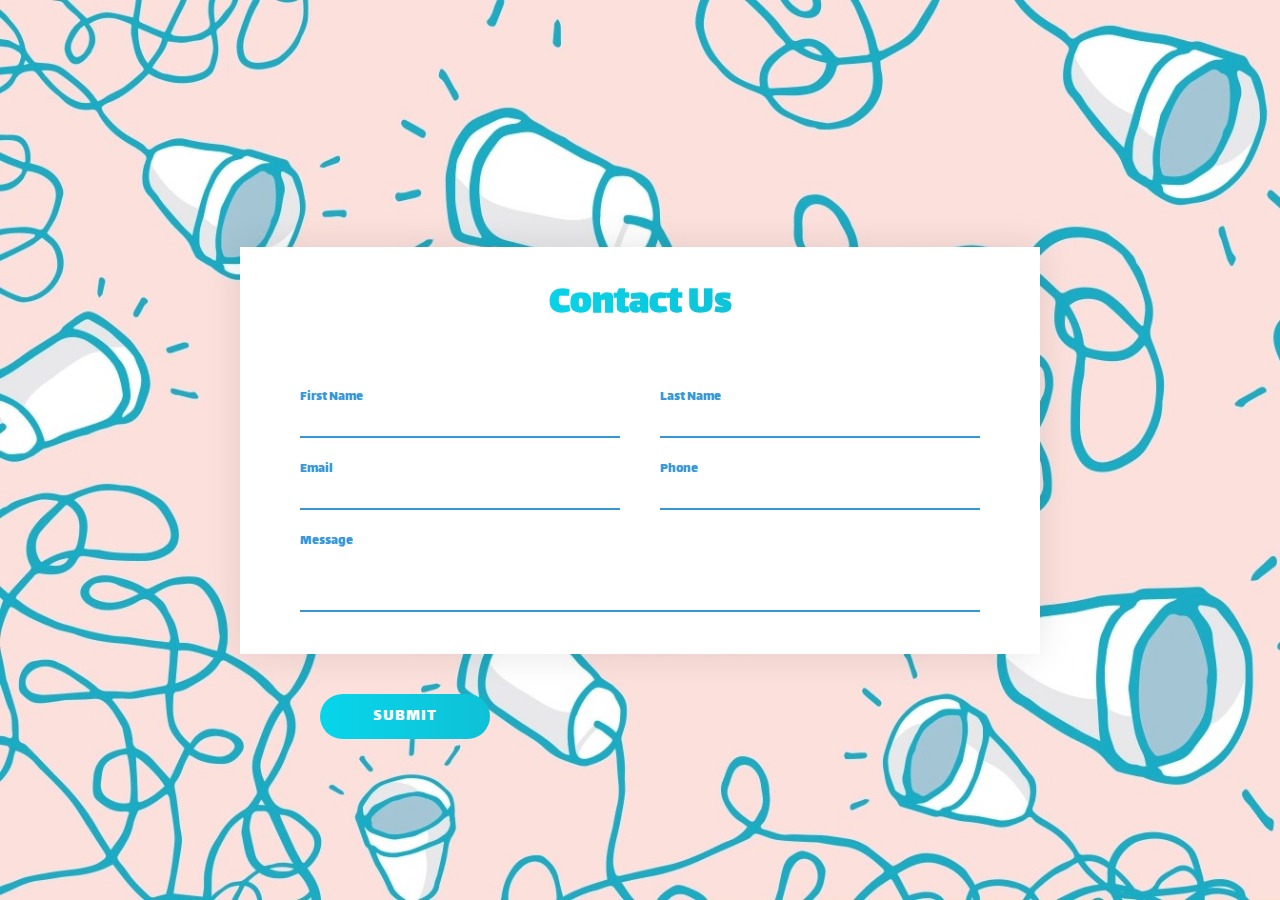
<file: Contact Us/index.html>
<!DOCTYPE html>
<html lang="en" dir="ltr">
<head>
  <meta charset="UTF-8">
  <meta name="viewport" content="width=device-width, initial-scale=1.0">
  <title>فرم تماس با ما</title>
  <link rel="stylesheet" href="style.css">
  <script src="https://code.jquery.com/jquery-3.7.1.js" integrity="sha256-eKhayi8LEQwp4NKxN+CfCh+3qOVUtJn3QNZ0TciWLP4=" crossorigin="anonymous"></script>
</head>
<body>
  <div class="container">
    <div class="text">
       Contact Us
    </div>
    <form id="form" action="#">
      <p class="error"></p>
      <p class="success"></p>
       <div class="form-row">
          <div class="input-data">
             <input class="input" type="text">
             <div class="underline"></div>
             <label class="lable" for="">First Name</label>
          </div>
          <div class="input-data">
             <input class="input" type="text">
             <div class="underline"></div>
             <label class="lable" for="">Last Name</label>
          </div>
       </div>
       <div class="form-row">
          <div class="input-data">
             <input class="input" type="email">
             <div class="underline"></div>
             <label class="lable" for="">Email</label>
          </div>
          <div class="input-data">
             <input class="input" type="number">
             <div class="underline"></div>
             <label class="lable" for="">Phone</label>
          </div>
       </div>
       <div class="form-row">
       <div class="input-data textarea">
          <textarea class="input" rows="8" cols="80"></textarea>
          <br />
          <div class="underline"></div>
          <label class="lable" for="">Message</label>
          <br />
          <div class="form-row submit-btn">
             <div class="input-data">
                <div class="inner"></div>
                <input type="submit" value="Submit">
             </div>
          </div>
    </form>
    </div>

  <script src="script.js"></script>
</body>
</html>
</file>
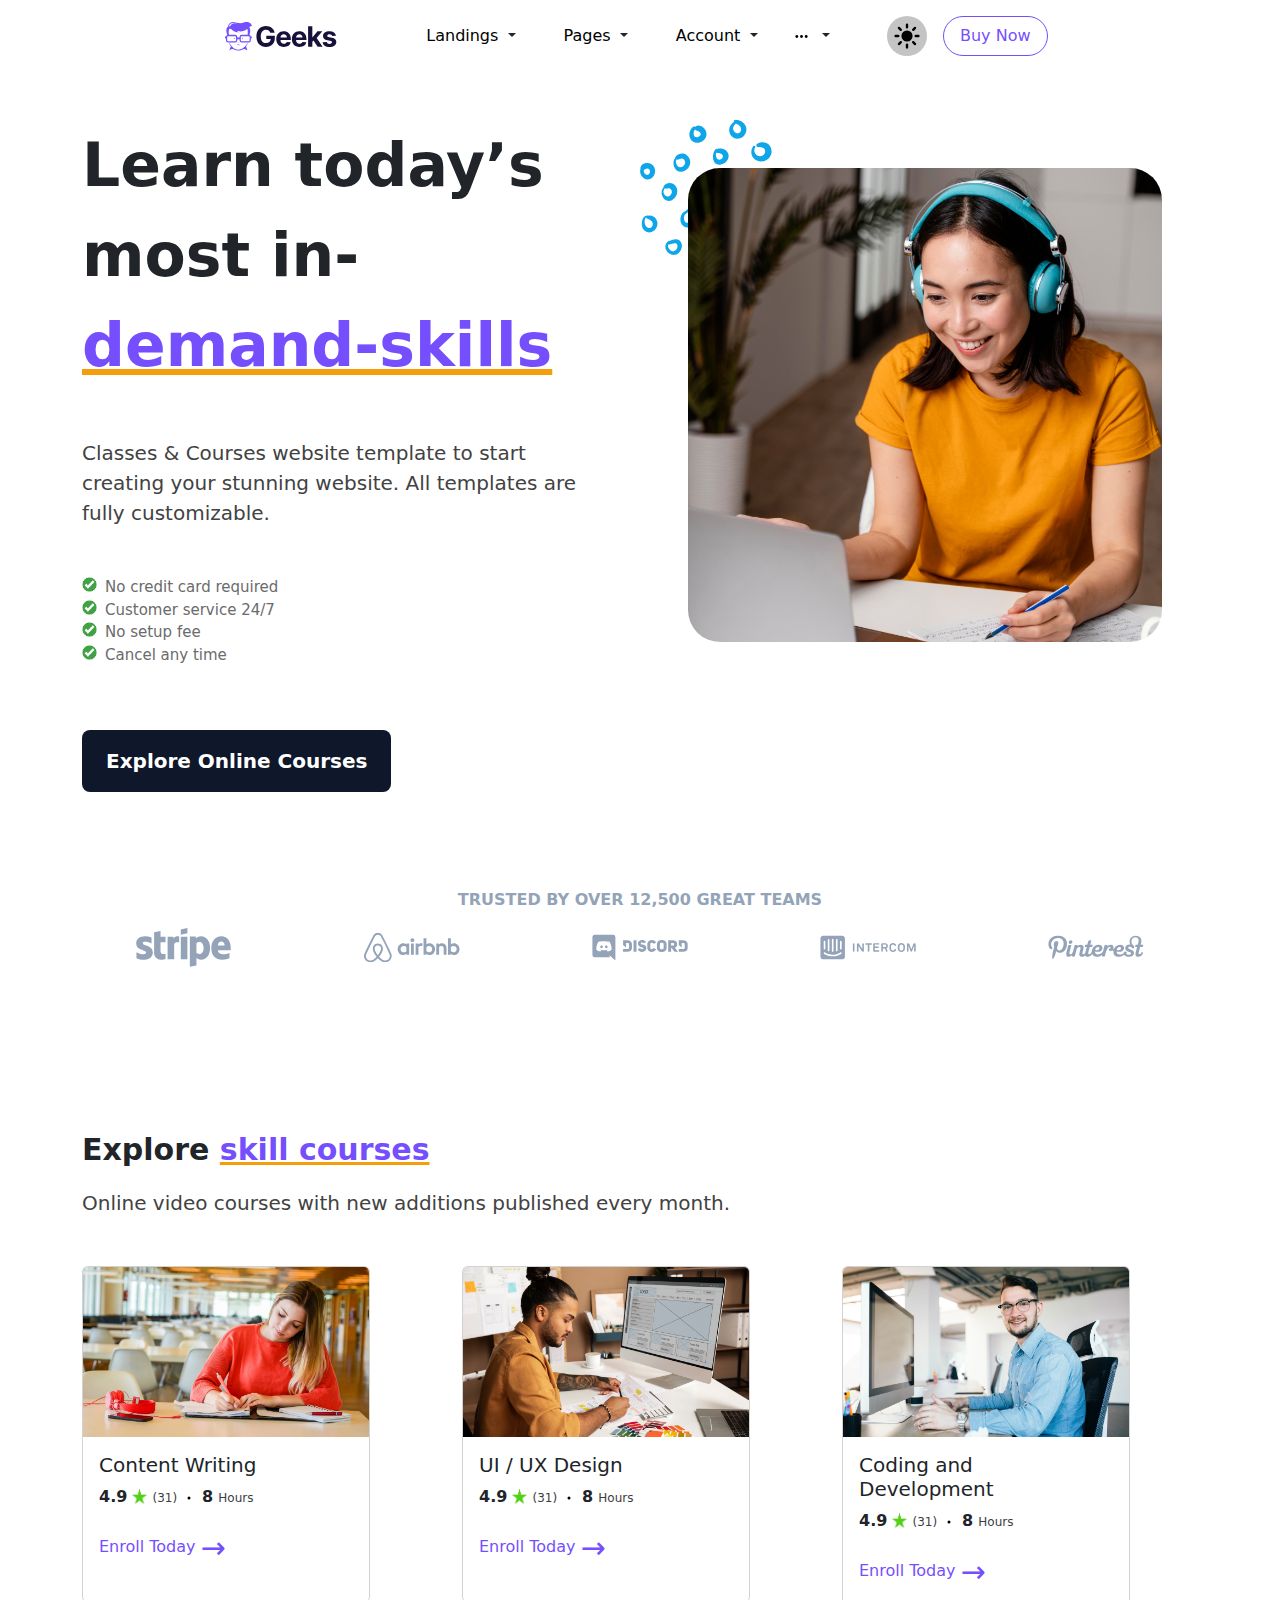
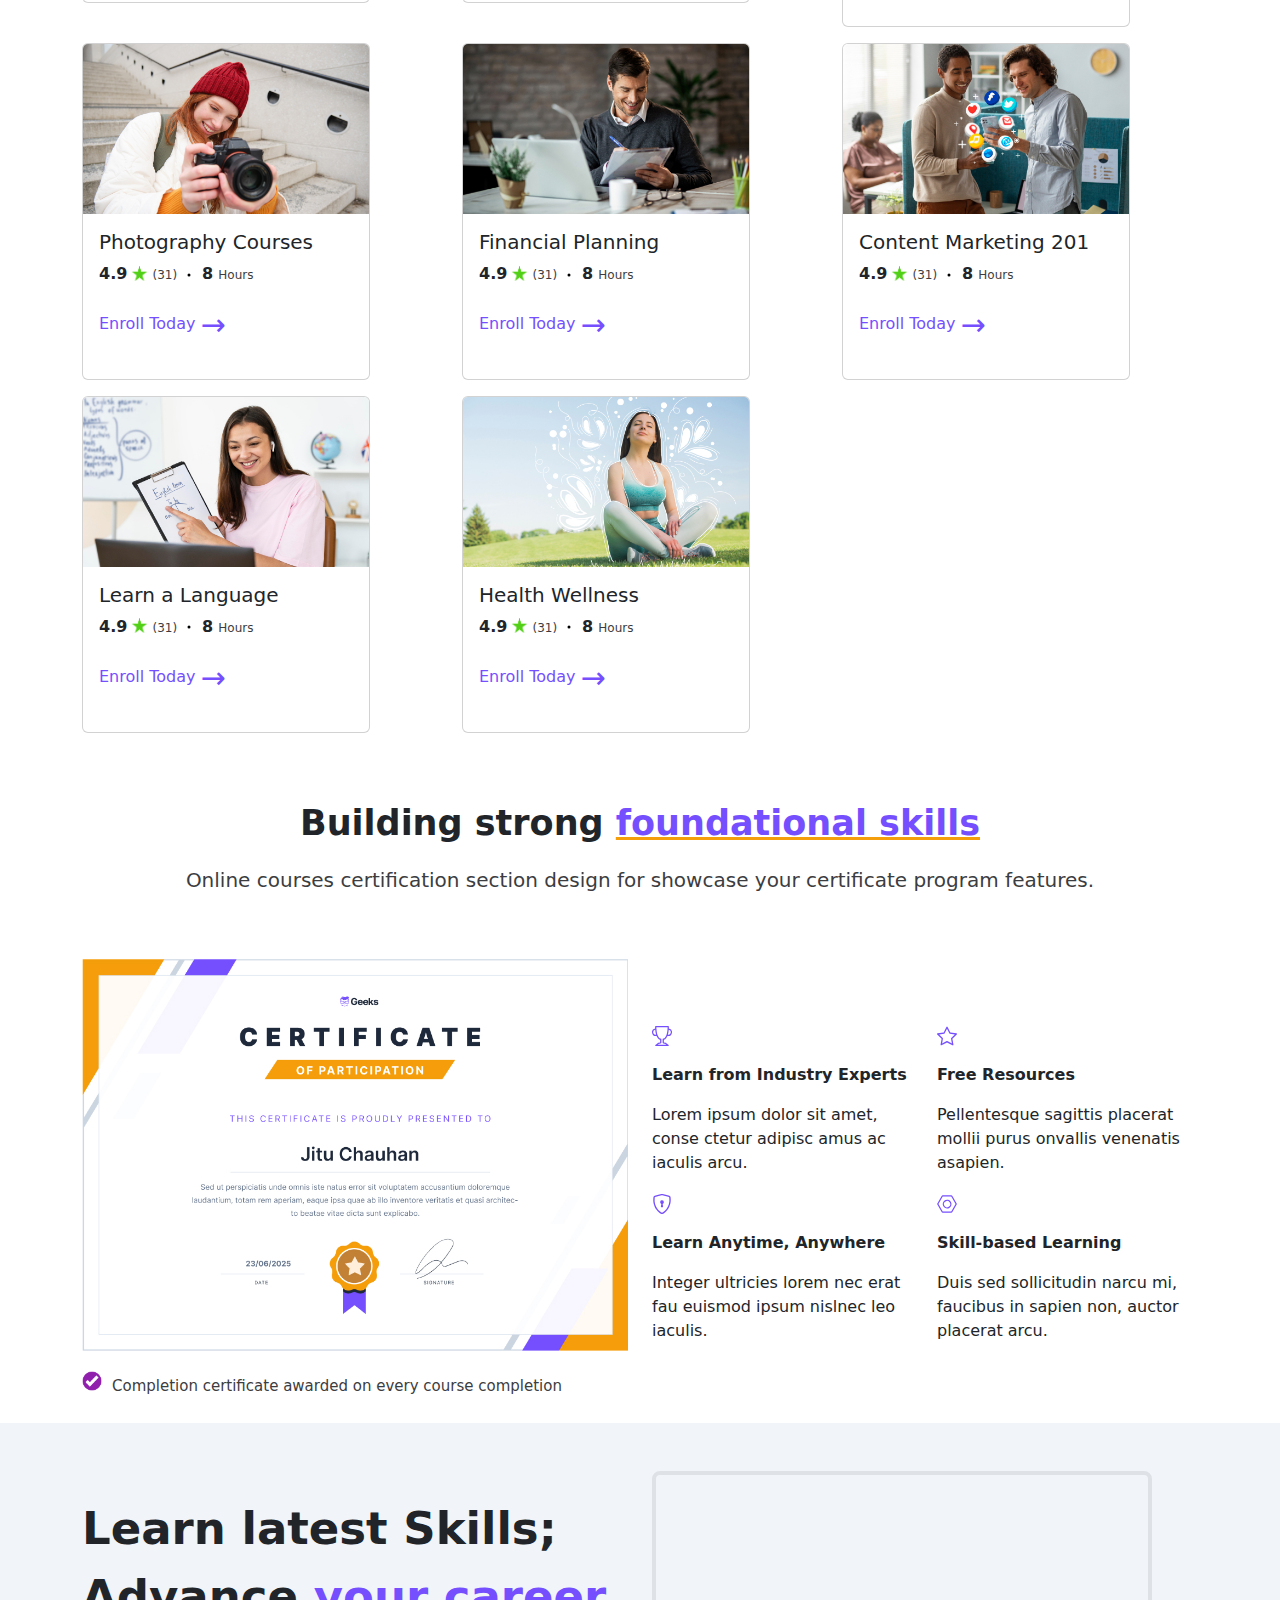
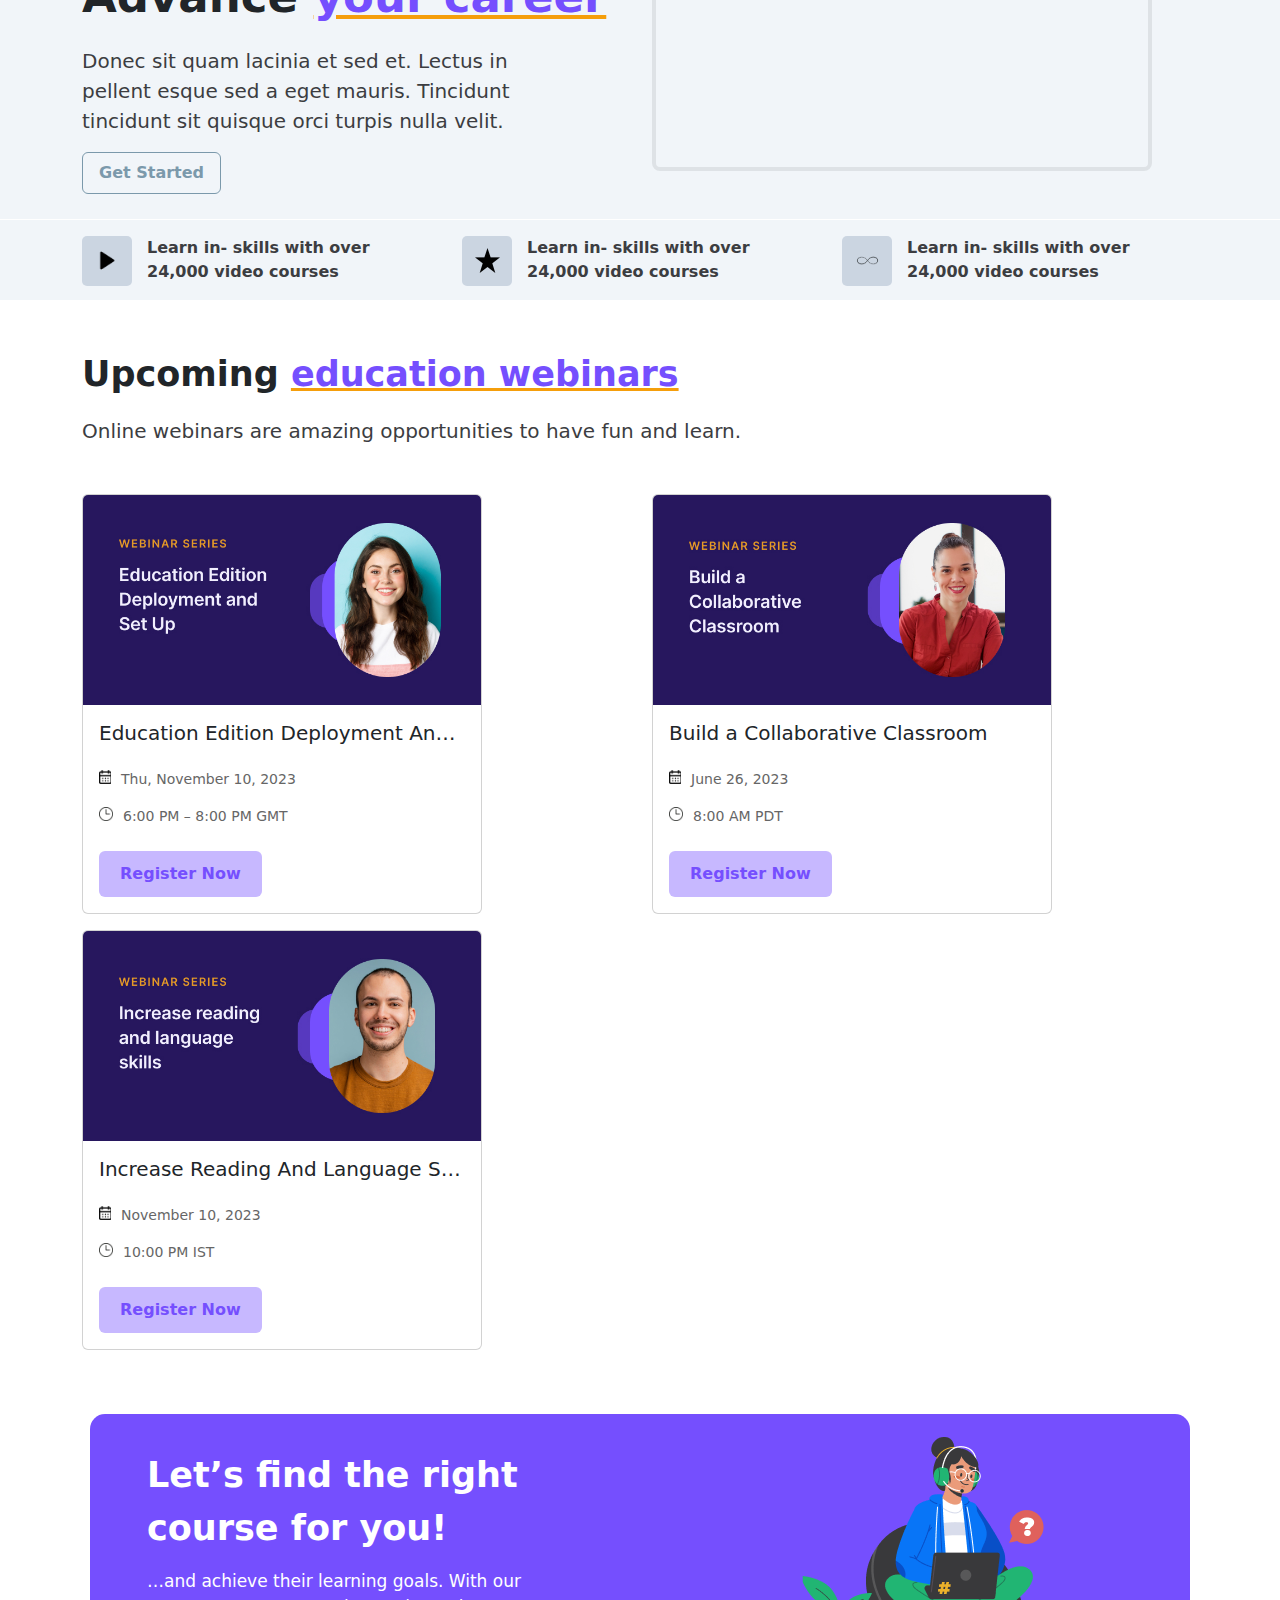
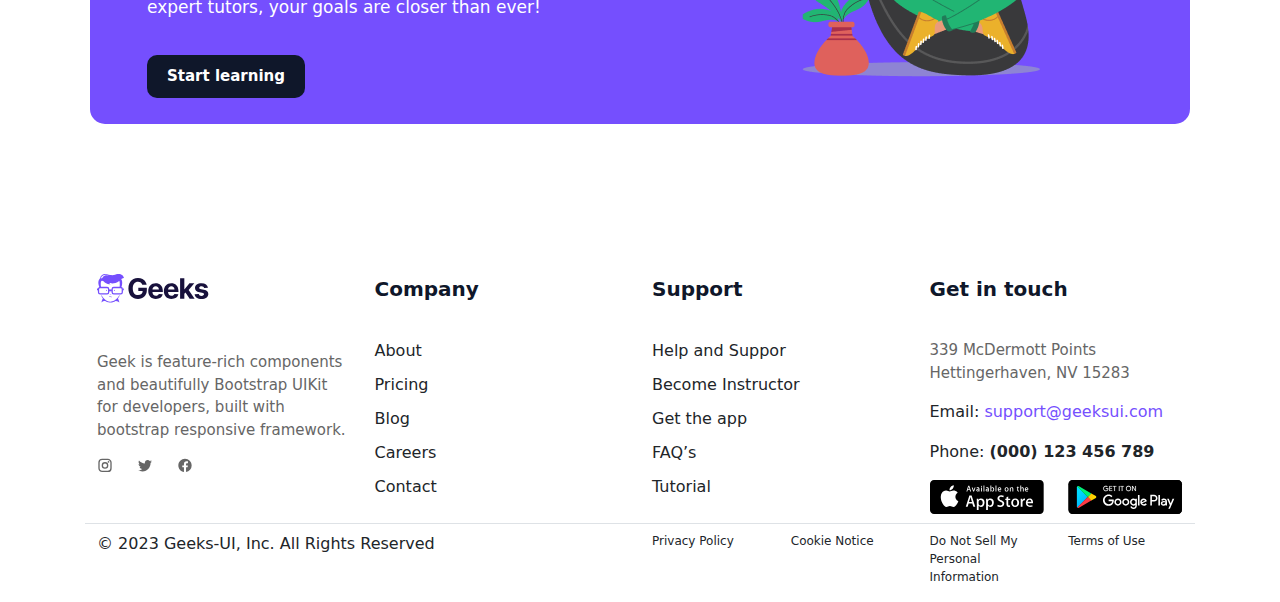
<file: geeks-react.netlify.app/index.html>
<!DOCTYPE html>
<html lang="en">
<head>
    <meta charset="UTF-8">
    <meta name="viewport" content="width=device-width, initial-scale=1.0">
    <title>Geeks React</title>
    <link rel="icon" type="image/x-icon" href="assets/icon/favicon.png">
    <link href="https://cdn.jsdelivr.net/npm/bootstrap@5.3.3/dist/css/bootstrap.min.css" rel="stylesheet" integrity="sha384-QWTKZyjpPEjISv5WaRU9OFeRpok6YctnYmDr5pNlyT2bRjXh0JMhjY6hW+ALEwIH" crossorigin="anonymous">
    <!-- style -->
    <style>
        body{
            overflow-x: hidden;
        }

        .a-menu{
            color: black;
            text-decoration: none;
            cursor: pointer;
        }

        .mode{
            background-color: rgb(196, 196, 196);
            width: 40px;
            height: 40px;
            border: none;
        }

        .buy-btn{
            background-color:white; 
            border: 1px solid #754ffe;
            color: #754ffe;
        }

        .buy-btn:hover{
            background-color:#754ffe; 
            border: 1px solid #754ffe;
            color: white;
        }

        .onlin-t{
            font-size: 60px;
            font-weight: 700;

        }

        .underline{
            color: #754ffe;
            text-decoration: underline;
            text-decoration-color: #f59e0b;
        }

        .online-d{
            font-size: 20px;
            color: rgb(66, 66, 66);
        }

        .online-l::before{
            content: "";
            display: inline-block;
            width: 15px;
            height: 15px;
            background-image: url('assets/icon/Eo_circle_green_checkmark.svg.png');
            background-size: cover;
            margin-right: 8px;
        }

        .online-l{
            font-size: 15px;
            color: rgb(107, 107, 107);
        }

        .online-b{
            border: none;
            border-radius: 8px;
            font-size: 20px;
            font-weight: 700;
            color: white;
            background-color: #0f172a;
            transition: background-color ease 0.3s;
        }

        .online-b:hover{
            background-color: #3c3d41;
        }

        .team-t{
            font-weight: 700;
            color: #94a4b8;
        }

        .team-logo{
            width: 120px;
        }

        .explore{
            font-size: 30px;
            font-weight: 700;
        }

        .explore-d{
            font-size: 20px;
            color: rgb(66, 66, 66);
        }

        .card{
            cursor: pointer;
        }

        .card:hover{
            box-shadow: 5px 5px 5px rgb(230, 230, 230);
        }

        .enroll{
            color: #754ffe;
            cursor: pointer;
        }

        .score{
            font-weight: 700;
        }

        .score-i img{
            width: 15px;
            height: 15px;
            margin-bottom: 3px;
        }

        .score-n{
            font-size: 12px;
            color: #3c3d41;
            margin-bottom: 3px;
        }

        .arrow{
            font-size: 30px;
            vertical-align: middle;
            transition: margin-left ease 0.5s ;
        }

        .enroll:hover .arrow{
            margin-left: 15px;
        }

        .skill-t{
            font-size: 35px;
            font-weight: 700;
        }

        .skill-d{
            font-size: 20px;
            color: #3c3d41;
        }

        .certificate-d{
            color: #3c3d41;
            font-size: 15px;
            margin-bottom: 25px;
        }

        .certificate-d::before{
            content: '';
            width: 20px;
            height: 20px;
            display: inline-block;
            background: url(assets/icon/Eo_circle_purple_checkmark.svg.png);
            background-size: cover;
            margin: 20px 10px 0 0;
        }

        .icon{
            color: #754ffe;
        }

        .c-t{
            font-weight: 700;
        }

        .advance{
            background-color: #f1f5f9;
        }

        .advance-t{
            font-size: 45px;
            font-weight: 700;
            width: 550px;
        }

        .advance-d{
            color: #3c3d41;
            font-size: 20px;
            font-weight: 500;
            width: 450px;
        }

        .advance-b{
            border: 1px solid #7b99ab;
            background-color: transparent;
            font-weight: 600;
            color:#7b99ab;
            transition: background-color ease 0.3s ;
        }

        .advance-b:hover{
            background-color: #7b99ab;
            color: white;
        }

        .advance-icon{
            background-color: #f1f5f9;
            margin-top: 1px;
        }

        .ad-icon{
            background-color: #cbd5e1;
            max-width: 50px;
            height: 50px;
            border-radius: 5px;
            position: relative;
            margin-right: 15px;

        }

        .ad-icon img{
            width: 25px;
            height: 25px;
            position: absolute;
            top: 12px;
            left: 13px;
        }

        .ad-text{
            font-weight: 700;
            color: #3c3d41;
            width: 250px;
        }

        .up-t{
            font-size: 35px;
            font-weight: 700;
        }

        .up-d{
            font-size: 20px;
            color: #3c3d41;
        }

        .cardt-1,
        .cardt-2{
            color: #666666;
            font-size: 14px;
        }

        .cardt-1::before{
            content: '';
            display: inline-block;
            width: 12px;
            height: 14px;
            background: url(assets/icon/calendar-small-icon-465x512-1wuvg4w9.png);
            background-size: cover;
            background-repeat: no-repeat;
            margin-right: 10px;
        }

        .cardt-2::before{
            content: '';
            display: inline-block;
            width: 14px;
            height: 14px;
            background: url(assets/icon/clock.png);
            background-size: cover;
            background-repeat: no-repeat;
            margin-right: 10px;
        }

        .up-btn{
            color: #754ffe;
            background-color: #c7b8ff;
            font-weight: 700;
            font-size: 16px;
            padding: 10px 20px;
        }

        .up-btn:hover{
            color: #754ffe;
            background-color: #d2c5ff;
        }

        .s-learn{
            background-color: #754ffe;
            height: 310px;
            max-width: 1100px;
            border-radius: 15px;
            position: relative;
        }

        .s-learn-t{
            font-size: 35px;
            font-weight: 600;
            color: white;
            margin: 35px 20px 0 45px;
            width: 450px;
        }

        .s-learn-d{
            font-size: 17px;
            color: white;
            margin: 15px 20px 0 45px;
            width: 400px;
        }

        .s-learn-b{
            margin: 35px 20px 0 45px;
            border: none;
            padding: 10px 20px;
            font-size: 15px;
            font-weight: 600;
            border-radius: 10px;
            color: white;
            background-color: #0f172a;
        }

        .s-learn-b:hover{
            color: white;
            background-color: #34363a;
        }

        .s-learn-p img{
            margin: 20px 0px 0 150px;
        }

        footer{
            margin: 0 85px;
        }

        .about-t{
            font-size: 15px;
            color: #666666;
        }

        .about-i{
            width: 40px;
            cursor: pointer;
            color: #666666;
        }

        .about-i:hover{
            color: #754ffe;
        }


        .about-tt{
            font-size: 20px;
            font-weight: 700;
            color: #0f172a;
            margin-bottom: 35px;
        }

        .about-o{
            margin: 10px 0;
            cursor: pointer;
        }

        .about-o:hover{
            color: #754ffe;
        }

        .email{
            color: #754ffe;
        }

        .email:hover{
            color: #9b81fa;
        }

        .phone{
            font-weight: 700;
        }

        .copy-o{
            font-size: 12px;
            cursor: pointer;
        }

        .copy-o:hover{
            color: #754ffe;
        }
    </style>
</head>
<body>
    <!-- Header -->
    <header>
        <div class="container">
            <div class="row row-cols-1 row-cols-lg-4 py-3 justify-content-center align-items-center">
                    <!-- logo -->
                    <div class="d-flex flex-row justify-content-center justify-content-lg-start mb-4 mb-lg-0">
                        <img src="assets/pics/logo.svg" alt="logo">
                    </div>
                    <!-- menu -->
                    <div class="d-flex flex-row justify-content-center mb-4 mb-lg-0">
                        <ul class="list-group list-group-horizontal list-unstyled">
                            <li class="dropdown-toggle mx-4" data-toggle="dropdown">
                                <a class="a-menu" href="#">Landings</a>
                            </li>
                            <li class="dropdown-toggle mx-4" data-toggle="dropdown">
                                <a class="a-menu" href="#">Pages</a>
                            </li>
                            <li class="dropdown-toggle mx-4" data-toggle="dropdown">
                                <a class="a-menu" href="#">Account</a>
                            </li>
                            <li class="dropdown-toggle ms-2 me-5" data-toggle="dropdown">
                                <img class="a-menu dropdown-toggle mx-1" data-toggle="dropdown" src="assets/icon/ellipsis-horizontal.svg" alt="menu" style="width: 15px;">
                            </li>
                        </ul>
                    </div>
                    <!-- Dark mode and buy button -->
                    <div class="d-flex flex-row justify-content-center justify-content-lg-end">
                            <button class="mode rounded-circle mx-2">
                                <img src="assets/icon/sunny.svg" alt="mode">
                            </button>
                            <button class="buy-btn rounded-pill mx-2 px-3">
                                Buy Now
                            </button>
                    </div>
            </div>
        </div>
    </header>
    <!-- online courses -->
    <section class="container-xl mt-5">
        <div class="row row-cols-1 row-cols-md-2 text-center text-md-start">
            <!-- text and button -->
            <div class="col pe-5">
                <p class="onlin-t">Learn today’s most in-<span class="underline">demand-skills</span></p>
                <p class="online-d mt-5">Classes & Courses website template to start creating your stunning website. All templates are fully customizable.</p>
                <ul class=" mt-5 list-unstyled">
                    <li class="online-l">No credit card required</li>
                    <li class="online-l">Customer service 24/7</li>
                    <li class="online-l">No setup fee</li>
                    <li class="online-l">Cancel any time</li>
                </ul>
                <button class="online-b my-5 px-4 py-3">
                    Explore Online Courses
                </button>
            </div>
            <!-- image -->
            <div class="col position-relative p-2 p-lg-5">
                <img class="online-g1 img-fluid position-absolute top-0 start-0 z-1 d-none d-lg-inline" src="assets/pics/graphics-2.7c8e1a6ad5116b875944cdb5936dbc4d.svg" alt="">
                <img class="onlin-p img-fluid rounded-5 position-relative z-2" src="assets/pics/skils.9a6983b426cff7d21427.jpg" alt="">
                <img class="online-g2 img-fluid position-absolute bottom-0 end-0 z-1 d-none d-xxl-inline" src="assets/pics/graphics-1.f2306abb0ad4e006451c89b4fe81889c.svg" alt="">
            </div>
        </div>
    </section>
    <!-- team -->
    <section class="container mt-5">
        <div class="col">
            <p class="team-t text-center">TRUSTED BY OVER 12,500 GREAT TEAMS</p>
        </div>
        <div class="col">
            <div class="row justify-content-around">
                <img class="team-logo " src="assets/pics/gray-logo-stripe.6b556d06bcc209f1c051bbdb399131f0.svg" alt="logo">
                <img class="team-logo " src="assets/pics/gray-logo-airbnb.5908aac3e8062333869d580f4b2f3d59.svg" alt="">
                <img class="team-logo " src="assets/pics/gray-logo-discord.2e0bae69d24feccf4efdd3f80746031b.svg" alt="">
                <img class="team-logo " src="assets/pics/gray-logo-intercom.870602b99ded665ecf0c2d5b2ffeb8c4.svg" alt="">
                <img class="team-logo mt-4 mt-md-0 " src="assets/pics/gray-logo-pinterest.928eaa29223a809cc5554847139d26a9.svg" alt="">
            </div>
        </div>
    </section>
    <!-- space -->
    <section class="col-sm-12 " style="height:160px;">
    </section>
    <!-- Explore skill courses title -->
    <section class="container mb-5">
        <p class="explore">Explore <span class="underline">skill courses</span></p>
        <p class="explore-d">Online video courses with new additions published every month.</p>
    </section>
    <!-- skill courses -->
    <section class="container ">
        <div class="row row-cols-1 row-cols-md-2 row-cols-lg-3 row-cols-xxl-4 ">
            <div class="col mb-3">
                <div class="card" style="width: 18rem;">
                    <img src="assets/pics/course/edu-img-1.f4b54d1babacb5e9445a.jpg" class="card-img-top" alt="">
                    <div class="card-body">
                      <h5 class="card-title">Content Writing</h5>
                      <p class="card-text">
                        <span class="score">4.9</span>
                        <span class="score-i">
                            <img src="assets/icon/Solid_Bright_Green_Star_1.png" alt="">
                        </span>
                        <span class="score-n">
                            (31)
                        </span>
                        <span>
                            <svg xmlns="http://www.w3.org/2000/svg" width="16" height="16" fill="var(--geeks-gray-400)" class="bi bi-dot" viewBox="0 0 16 16"><path d="M8 9.5a1.5 1.5 0 1 0 0-3 1.5 1.5 0 0 0 0 3z"></path></svg>
                        </span>
                        <span class="score">8</span>
                        <span class="score-n">Hours</span>

                      </p>
                      <p class="enroll">Enroll Today <span class="arrow">&#x2192;</span></p>
                    </div>
                  </div>
            </div>
            <div class="col mb-3">
                <div class="card" style="width: 18rem;">
                    <img src="assets/pics/course/edu-img-2.959c45419df9a5839287.jpg" class="card-img-top" alt="">
                    <div class="card-body">
                      <h5 class="card-title">UI / UX Design</h5>
                      <p class="card-text">
                        <span class="score">4.9</span>
                        <span class="score-i">
                            <img src="assets/icon/Solid_Bright_Green_Star_1.png" alt="">
                        </span>
                        <span class="score-n">
                            (31)
                        </span>
                        <span>
                            <svg xmlns="http://www.w3.org/2000/svg" width="16" height="16" fill="var(--geeks-gray-400)" class="bi bi-dot" viewBox="0 0 16 16"><path d="M8 9.5a1.5 1.5 0 1 0 0-3 1.5 1.5 0 0 0 0 3z"></path></svg>
                        </span>
                        <span class="score">8</span>
                        <span class="score-n">Hours</span>

                      </p>                      
                      <p class="enroll">Enroll Today <span class="arrow">&#x2192;</span></p>
                    </div>
                  </div>
            </div>
            <div class="col mb-3">
                <div class="card" style="width: 18rem;">
                    <img src="assets/pics/course/edu-img-3.9407d22df6fc94c0f961.jpg" class="card-img-top" alt="">
                    <div class="card-body">
                      <h5 class="card-title">Coding and Development</h5>
                      <p class="card-text">
                        <span class="score">4.9</span>
                        <span class="score-i">
                            <img src="assets/icon/Solid_Bright_Green_Star_1.png" alt="">
                        </span>
                        <span class="score-n">
                            (31)
                        </span>
                        <span>
                            <svg xmlns="http://www.w3.org/2000/svg" width="16" height="16" fill="var(--geeks-gray-400)" class="bi bi-dot" viewBox="0 0 16 16"><path d="M8 9.5a1.5 1.5 0 1 0 0-3 1.5 1.5 0 0 0 0 3z"></path></svg>
                        </span>
                        <span class="score">8</span>
                        <span class="score-n">Hours</span>

                      </p>  
                      <p class="enroll">Enroll Today <span class="arrow">&#x2192;</span></p>
                    </div>
                  </div>
            </div>
            <div class="col mb-3">
                <div class="card" style="width: 18rem;">
                    <img src="assets/pics/course/edu-img-4.20b351a53ee16ce60c1a.jpg" class="card-img-top" alt="">
                    <div class="card-body">
                      <h5 class="card-title">Photography Courses</h5>
                      <p class="card-text">
                        <span class="score">4.9</span>
                        <span class="score-i">
                            <img src="assets/icon/Solid_Bright_Green_Star_1.png" alt="">
                        </span>
                        <span class="score-n">
                            (31)
                        </span>
                        <span>
                            <svg xmlns="http://www.w3.org/2000/svg" width="16" height="16" fill="var(--geeks-gray-400)" class="bi bi-dot" viewBox="0 0 16 16"><path d="M8 9.5a1.5 1.5 0 1 0 0-3 1.5 1.5 0 0 0 0 3z"></path></svg>
                        </span>
                        <span class="score">8</span>
                        <span class="score-n">Hours</span>

                      </p>  
                      <p class="enroll">Enroll Today <span class="arrow">&#x2192;</span></p>
                    </div>
                  </div>
            </div>
            <div class="col mb-3">
                <div class="card" style="width: 18rem;">
                    <img src="assets/pics/course/edu-img-5.57f8be2db76b960c826f.jpg" class="card-img-top" alt="">
                    <div class="card-body">
                      <h5 class="card-title">Financial Planning</h5>
                      <p class="card-text">
                        <span class="score">4.9</span>
                        <span class="score-i">
                            <img src="assets/icon/Solid_Bright_Green_Star_1.png" alt="">
                        </span>
                        <span class="score-n">
                            (31)
                        </span>
                        <span>
                            <svg xmlns="http://www.w3.org/2000/svg" width="16" height="16" fill="var(--geeks-gray-400)" class="bi bi-dot" viewBox="0 0 16 16"><path d="M8 9.5a1.5 1.5 0 1 0 0-3 1.5 1.5 0 0 0 0 3z"></path></svg>
                        </span>
                        <span class="score">8</span>
                        <span class="score-n">Hours</span>

                      </p>  
                      <p class="enroll">Enroll Today <span class="arrow">&#x2192;</span></p>
                    </div>
                  </div>
            </div>
            <div class="col mb-3">
                <div class="card" style="width: 18rem;">
                    <img src="assets/pics/course/edu-img-6.8d9f4cc393316a4c3426.jpg" class="card-img-top" alt="">
                    <div class="card-body">
                      <h5 class="card-title">Content Marketing 201</h5>
                      <p class="card-text">
                        <span class="score">4.9</span>
                        <span class="score-i">
                            <img src="assets/icon/Solid_Bright_Green_Star_1.png" alt="">
                        </span>
                        <span class="score-n">
                            (31)
                        </span>
                        <span>
                            <svg xmlns="http://www.w3.org/2000/svg" width="16" height="16" fill="var(--geeks-gray-400)" class="bi bi-dot" viewBox="0 0 16 16"><path d="M8 9.5a1.5 1.5 0 1 0 0-3 1.5 1.5 0 0 0 0 3z"></path></svg>
                        </span>
                        <span class="score">8</span>
                        <span class="score-n">Hours</span>

                      </p>  
                      <p class="enroll">Enroll Today <span class="arrow">&#x2192;</span></p>
                    </div>
                  </div>
            </div>
            <div class="col mb-3">
                <div class="card" style="width: 18rem;">
                    <img src="assets/pics/course/edu-img-7.369b11ba52a7324fe441.jpg" class="card-img-top" alt="">
                    <div class="card-body">
                      <h5 class="card-title">Learn a Language</h5>
                      <p class="card-text">
                        <span class="score">4.9</span>
                        <span class="score-i">
                            <img src="assets/icon/Solid_Bright_Green_Star_1.png" alt="">
                        </span>
                        <span class="score-n">
                            (31)
                        </span>
                        <span>
                            <svg xmlns="http://www.w3.org/2000/svg" width="16" height="16" fill="var(--geeks-gray-400)" class="bi bi-dot" viewBox="0 0 16 16"><path d="M8 9.5a1.5 1.5 0 1 0 0-3 1.5 1.5 0 0 0 0 3z"></path></svg>
                        </span>
                        <span class="score">8</span>
                        <span class="score-n">Hours</span>

                      </p>  
                      <p class="enroll">Enroll Today <span class="arrow">&#x2192;</span></p>
                    </div>
                  </div>
            </div>
            <div class="col mb-3">
                <div class="card" style="width: 18rem;">
                    <img src="assets/pics/course/edu-img-8.21a0f663592de12590c1.jpg" class="card-img-top" alt="">
                    <div class="card-body">
                      <h5 class="card-title">Health Wellness</h5>
                      <p class="card-text">
                        <span class="score">4.9</span>
                        <span class="score-i">
                            <img src="assets/icon/Solid_Bright_Green_Star_1.png" alt="">
                        </span>
                        <span class="score-n">
                            (31)
                        </span>
                        <span>
                            <svg xmlns="http://www.w3.org/2000/svg" width="16" height="16" fill="var(--geeks-gray-400)" class="bi bi-dot" viewBox="0 0 16 16"><path d="M8 9.5a1.5 1.5 0 1 0 0-3 1.5 1.5 0 0 0 0 3z"></path></svg>
                        </span>
                        <span class="score">8</span>
                        <span class="score-n">Hours</span>

                      </p>  
                      <p class="enroll">Enroll Today <span class="arrow">&#x2192;</span></p>
                    </div>
                  </div>
            </div>
        </div>
    </section>
    <!-- foundational skills title -->
    <section class="row text-center my-5 ">
        <p class="skill-t">Building strong <span class="underline">foundational skills</span></p>
        <p class="skill-d">Online courses certification section design for showcase your certificate program features.</p>
    </section>
    <!-- foundational skills Certificate -->
    <section class="container">
        <div class="row row-cols-1 row-cols-lg-2 justify-content-center align-items-center">
            <div class="col">
                <img class="img-fluid" src="assets/pics/certificate.9e265d362cda66dd2641.jpg" alt="certificate">
                <p class="certificate-d">Completion certificate awarded on every course completion</p>
            </div>
            <div class="col">
                <div class="row row-cols-1 row-cols-lg-2 align-items-center justify-content-center">
                    <div class="col mt-5 mt-md-0">
                        <svg class="icon" xmlns="http://www.w3.org/2000/svg" viewBox="0 0 16 16" width="20" height="20" fill="currentColor"><path d="M2.5.5A.5.5 0 0 1 3 0h10a.5.5 0 0 1 .5.5c0 .538-.012 1.05-.034 1.536a3 3 0 1 1-1.133 5.89c-.79 1.865-1.878 2.777-2.833 3.011v2.173l1.425.356c.194.048.377.135.537.255L13.3 15.1a.5.5 0 0 1-.3.9H3a.5.5 0 0 1-.3-.9l1.838-1.379c.16-.12.343-.207.537-.255L6.5 13.11v-2.173c-.955-.234-2.043-1.146-2.833-3.012a3 3 0 1 1-1.132-5.89A33.076 33.076 0 0 1 2.5.5zm.099 2.54a2 2 0 0 0 .72 3.935c-.333-1.05-.588-2.346-.72-3.935zm10.083 3.935a2 2 0 0 0 .72-3.935c-.133 1.59-.388 2.885-.72 3.935zM3.504 1c.007.517.026 1.006.056 1.469.13 2.028.457 3.546.87 4.667C5.294 9.48 6.484 10 7 10a.5.5 0 0 1 .5.5v2.61a1 1 0 0 1-.757.97l-1.426.356a.5.5 0 0 0-.179.085L4.5 15h7l-.638-.479a.501.501 0 0 0-.18-.085l-1.425-.356a1 1 0 0 1-.757-.97V10.5A.5.5 0 0 1 9 10c.516 0 1.706-.52 2.57-2.864.413-1.12.74-2.64.87-4.667.03-.463.049-.952.056-1.469H3.504z"></path></svg>
                        <p class="c-t mt-3">Learn from Industry Experts</p>
                        <p>Lorem ipsum dolor sit amet, conse ctetur adipisc amus ac iaculis arcu.</p>
                    </div>
                    <div class="col mt-5 mt-md-0">
                        <svg class="icon" xmlns="http://www.w3.org/2000/svg" viewBox="0 0 16 16" width="20" height="20" fill="currentColor"><path d="M2.866 14.85c-.078.444.36.791.746.593l4.39-2.256 4.389 2.256c.386.198.824-.149.746-.592l-.83-4.73 3.522-3.356c.33-.314.16-.888-.282-.95l-4.898-.696L8.465.792a.513.513 0 0 0-.927 0L5.354 5.12l-4.898.696c-.441.062-.612.636-.283.95l3.523 3.356-.83 4.73zm4.905-2.767-3.686 1.894.694-3.957a.565.565 0 0 0-.163-.505L1.71 6.745l4.052-.576a.525.525 0 0 0 .393-.288L8 2.223l1.847 3.658a.525.525 0 0 0 .393.288l4.052.575-2.906 2.77a.565.565 0 0 0-.163.506l.694 3.957-3.686-1.894a.503.503 0 0 0-.461 0z"></path></svg>
                        <p class="c-t mt-3">Free Resources</p>
                        <p>Pellentesque sagittis placerat mollii purus onvallis venenatis asapien.</p>
                    </div>
                    <div class="col mt-5 mt-md-0">
                        <svg class="icon" xmlns="http://www.w3.org/2000/svg" viewBox="0 0 16 16" width="20" height="20" fill="currentColor"><path d="M5.338 1.59a61.44 61.44 0 0 0-2.837.856.481.481 0 0 0-.328.39c-.554 4.157.726 7.19 2.253 9.188a10.725 10.725 0 0 0 2.287 2.233c.346.244.652.42.893.533.12.057.218.095.293.118a.55.55 0 0 0 .101.025.615.615 0 0 0 .1-.025c.076-.023.174-.061.294-.118.24-.113.547-.29.893-.533a10.726 10.726 0 0 0 2.287-2.233c1.527-1.997 2.807-5.031 2.253-9.188a.48.48 0 0 0-.328-.39c-.651-.213-1.75-.56-2.837-.855C9.552 1.29 8.531 1.067 8 1.067c-.53 0-1.552.223-2.662.524zM5.072.56C6.157.265 7.31 0 8 0s1.843.265 2.928.56c1.11.3 2.229.655 2.887.87a1.54 1.54 0 0 1 1.044 1.262c.596 4.477-.787 7.795-2.465 9.99a11.775 11.775 0 0 1-2.517 2.453 7.159 7.159 0 0 1-1.048.625c-.28.132-.581.24-.829.24s-.548-.108-.829-.24a7.158 7.158 0 0 1-1.048-.625 11.777 11.777 0 0 1-2.517-2.453C1.928 10.487.545 7.169 1.141 2.692A1.54 1.54 0 0 1 2.185 1.43 62.456 62.456 0 0 1 5.072.56z"></path><path d="M9.5 6.5a1.5 1.5 0 0 1-1 1.415l.385 1.99a.5.5 0 0 1-.491.595h-.788a.5.5 0 0 1-.49-.595l.384-1.99a1.5 1.5 0 1 1 2-1.415z"></path></svg>
                        <p class="c-t mt-3">Learn Anytime, Anywhere</p>
                        <p>Integer ultricies lorem nec erat fau euismod ipsum nislnec leo iaculis.</p>
                    </div>
                    <div class="col mt-5 mt-md-0">
                        <svg class="icon" xmlns="http://www.w3.org/2000/svg" viewBox="0 0 16 16" width="20" height="20" fill="currentColor"><path d="m11.42 2 3.428 6-3.428 6H4.58L1.152 8 4.58 2h6.84zM4.58 1a1 1 0 0 0-.868.504l-3.428 6a1 1 0 0 0 0 .992l3.428 6A1 1 0 0 0 4.58 15h6.84a1 1 0 0 0 .868-.504l3.429-6a1 1 0 0 0 0-.992l-3.429-6A1 1 0 0 0 11.42 1H4.58z"></path><path d="M6.848 5.933a2.5 2.5 0 1 0 2.5 4.33 2.5 2.5 0 0 0-2.5-4.33zm-1.78 3.915a3.5 3.5 0 1 1 6.061-3.5 3.5 3.5 0 0 1-6.062 3.5z"></path></svg>
                        <p class="c-t mt-3">Skill-based Learning</p>
                        <p>Duis sed sollicitudin narcu mi, faucibus in sapien non, auctor placerat arcu.</p>
                    </div>
                </div>
            </div>
        </div>
    </section>
    <!-- Advance your career -->
    <section class="container-fluid advance">
        <div class="container-lg advance2">
            <div class="row row-cols-1 row-cols-lg-2 justify-content-center align-items-center">
                <div class="col mt-5">
                    <p class="advance-t">Learn latest Skills; Advance <span class="underline">your career</span></p>
                    <p class="advance-d text-justify mt-3">Donec sit quam lacinia et sed et. Lectus in pellent esque sed a eget mauris. Tincidunt tincidunt sit quisque orci turpis nulla velit.</p>
                    <button class="advance-b py-2 px-3 rounded-2">
                        Get Started
                    </button>
                </div>
                <div class="col">
                    <iframe class="d-flex border border-gray-100 border-4 rounded-3 mt-5 my-lg-5" width="500" height="300" src="https://www.youtube.com/embed/JRzWRZahOVU" title="Use This To Control Your Brain - Mel Robbins" frameborder="0" allow="accelerometer; autoplay; clipboard-write; encrypted-media; gyroscope; picture-in-picture; web-share" referrerpolicy="strict-origin-when-cross-origin" allowfullscreen></iframe>
                </div>
            </div>
        </div>
        
    </section>
    <!-- Advance your career Icon -->
    <section class="container-fluid advance-icon">
        <div class="container-lg advance2">
            <div class="row row-cols-1 row-cols-xl-3 justify-content-center align-items-center">
                <div class="d-flex flex-row mt-3">
                    <div class="col ad-icon">
                        <img src="assets/icon/play-332.png" alt="play">
                    </div>
                    <p class="ad-text">Learn in- skills with over 24,000 video courses</p>
                </div>
                <div class="d-flex flex-row mt-3">
                    <div class="col ad-icon">
                        <img src="assets/icon/black-star.png" alt="play">
                    </div>
                    <p class="ad-text">Learn in- skills with over 24,000 video courses</p>
                </div>
                <div class="d-flex flex-row mt-3">
                    <div class="col ad-icon">
                        <img src="assets/icon/infinity.png" alt="play">
                    </div>
                    <p class="ad-text">Learn in- skills with over 24,000 video courses</p>
                </div>
            </div>
        </div>
    </section>       
    <!-- Upcoming title -->
    <section class="container mt-5">
        <p class="up-t">Upcoming <span class="underline">education webinars</span></p>
        <p class="up-d">Online webinars are amazing opportunities to have fun and learn.</p>
    </section>
    <!-- Upcoming cards -->
    <section class="container my-5 ">
        <div class="row row-cols-1 row-cols-lg-2 row-cols-xxl-3">
            <div class="col">
                <div class="card mb-3" style="width: 25rem;">
                    <img src="assets/pics/edu-webinar-1.b2eef65b0116737300bd.jpg" class="card-img-top" alt="webinar">
                    <div class="card-body">
                      <h5 class="card-title text-truncate">Education Edition Deployment And Set Up</h5>
                      <p class="card-text cardt-1 mt-4">Thu, November 10, 2023</p>
                      <p class="card-text cardt-2 mb-4">6:00 PM – 8:00 PM GMT</p>
                      <a href="#" class="btn up-btn">Register Now</a>
                    </div>
                  </div>
            </div>
            <div class="col">
                <div class="card mb-3" style="width: 25rem;">
                    <img src="assets/pics/edu-webinar-2.c216895df7a2a8c8b7c1.jpg" class="card-img-top" alt="webinar">
                    <div class="card-body">
                      <h5 class="card-title text-truncate">Build a Collaborative Classroom</h5>
                      <p class="card-text cardt-1 mt-4">June 26, 2023</p>
                      <p class="card-text cardt-2 mb-4">8:00 AM PDT</p>
                      <a href="#" class="btn up-btn">Register Now</a>
                    </div>
                  </div>
            </div>
            <div class="col">
                <div class="card mb-3" style="width: 25rem;">
                    <img src="assets/pics/edu-webinar-3.e9cd77d780716df53ab7.jpg" class="card-img-top" alt="webinar">
                    <div class="card-body">
                      <h5 class="card-title text-truncate">Increase Reading And Language Skill</h5>
                      <p class="card-text cardt-1 mt-4">November 10, 2023</p>
                      <p class="card-text cardt-2 mb-4">10:00 PM IST</p>
                      <a href="#" class="btn up-btn">Register Now</a>
                    </div>
                  </div>
            </div>
        </div>
    </section>
    <!-- start learning -->
    <section class="container mt-5 s-learn ">
        <div class="row row-cols-1 row-cols-xl-2">
            <div class="col">
                <p class="s-learn-t">Let’s find the right course for you!</p>
                <p class="s-learn-d">…and achieve their learning goals. With our expert tutors, your goals are closer than ever!</p>
                <button class="s-learn-b">
                    Start learning
                </button>
            </div>
            <div class="col s-learn-p d-none d-xl-inline">
                <img src="assets/pics/course.8a32bdc7e3c0c4e664cf.png" alt="course">
            </div>
        </div>
    </section>
    <!-- space -->
    <section class="col-sm-12 " style="height:150px;">
    </section>
    <!-- footer -->
    <footer>
        <!-- footer top -->
        <div class="container-fluid">
            <div class="row row-cols-1 row-cols-md-2 row-cols-lg-4">
                <!-- about us -->
                <!-- social media icon -->
                <div class="col about">
                    <div class="d-flex flex-row justify-content-center justify-content-lg-start mb-4 mb-lg-0">
                        <img src="assets/pics/logo.svg" alt="logo">
                    </div>
                    <p class="about-t mt-5">Geek is feature-rich components and beautifully Bootstrap UIKit for developers, built with bootstrap responsive framework.</p>
                    <div class="row row-cols-3">
                        <div class="d-flex about-i">
                            <svg viewBox="0 0 24 24" role="presentation" style="width: 1.05rem; height: 1.05rem;"><path d="M7.8,2H16.2C19.4,2 22,4.6 22,7.8V16.2A5.8,5.8 0 0,1 16.2,22H7.8C4.6,22 2,19.4 2,16.2V7.8A5.8,5.8 0 0,1 7.8,2M7.6,4A3.6,3.6 0 0,0 4,7.6V16.4C4,18.39 5.61,20 7.6,20H16.4A3.6,3.6 0 0,0 20,16.4V7.6C20,5.61 18.39,4 16.4,4H7.6M17.25,5.5A1.25,1.25 0 0,1 18.5,6.75A1.25,1.25 0 0,1 17.25,8A1.25,1.25 0 0,1 16,6.75A1.25,1.25 0 0,1 17.25,5.5M12,7A5,5 0 0,1 17,12A5,5 0 0,1 12,17A5,5 0 0,1 7,12A5,5 0 0,1 12,7M12,9A3,3 0 0,0 9,12A3,3 0 0,0 12,15A3,3 0 0,0 15,12A3,3 0 0,0 12,9Z" style="fill: currentcolor;"></path></svg>
                        </div>
                        <div class="d-flex about-i">
                            <svg viewBox="0 0 24 24" role="presentation" style="width: 1.05rem; height: 1.05rem;"><path d="M22.46,6C21.69,6.35 20.86,6.58 20,6.69C20.88,6.16 21.56,5.32 21.88,4.31C21.05,4.81 20.13,5.16 19.16,5.36C18.37,4.5 17.26,4 16,4C13.65,4 11.73,5.92 11.73,8.29C11.73,8.63 11.77,8.96 11.84,9.27C8.28,9.09 5.11,7.38 3,4.79C2.63,5.42 2.42,6.16 2.42,6.94C2.42,8.43 3.17,9.75 4.33,10.5C3.62,10.5 2.96,10.3 2.38,10C2.38,10 2.38,10 2.38,10.03C2.38,12.11 3.86,13.85 5.82,14.24C5.46,14.34 5.08,14.39 4.69,14.39C4.42,14.39 4.15,14.36 3.89,14.31C4.43,16 6,17.26 7.89,17.29C6.43,18.45 4.58,19.13 2.56,19.13C2.22,19.13 1.88,19.11 1.54,19.07C3.44,20.29 5.7,21 8.12,21C16,21 20.33,14.46 20.33,8.79C20.33,8.6 20.33,8.42 20.32,8.23C21.16,7.63 21.88,6.87 22.46,6Z" style="fill: currentcolor;"></path></svg>
                        </div>
                        <div class="d-flex about-i">
                            <svg viewBox="0 0 24 24" role="presentation" style="width: 1.05rem; height: 1.05rem;"><path d="M12 2.04C6.5 2.04 2 6.53 2 12.06C2 17.06 5.66 21.21 10.44 21.96V14.96H7.9V12.06H10.44V9.85C10.44 7.34 11.93 5.96 14.22 5.96C15.31 5.96 16.45 6.15 16.45 6.15V8.62H15.19C13.95 8.62 13.56 9.39 13.56 10.18V12.06H16.34L15.89 14.96H13.56V21.96A10 10 0 0 0 22 12.06C22 6.53 17.5 2.04 12 2.04Z" style="fill: currentcolor;"></path></svg>
                        </div>
                    </div>
                </div>
                <!-- company -->
                <div class="col company">
                    <ul class="about-list list-unstyled">
                        <li class="about-tt">Company</li>
                        <li class="about-o">About</li>
                        <li class="about-o">Pricing</li>
                        <li class="about-o">Blog</li>
                        <li class="about-o">Careers</li>
                        <li class="about-o">Contact</li>
                    </ul>
                </div>
                <!-- Support -->
                <div class="col support">
                    <ul class="about-list list-unstyled">
                        <li class="about-tt">Support</li>
                        <li class="about-o">Help and Suppor</li>
                        <li class="about-o">Become Instructor</li>
                        <li class="about-o">Get the app</li>
                        <li class="about-o">FAQ’s</li>
                        <li class="about-o">Tutorial</li>
                    </ul>
                </div>
                <!-- Get in touch -->
                <div class="col Get in touch ">
                    <p class="about-tt">Get in touch</p>
                    <p class="about-t">339 McDermott Points Hettingerhaven, NV 15283</p>
                    <p >Email: <a class="text-decoration-none email" href="#">support@geeksui.com</a></p>
                    <p>Phone: <span class="phone">(000) 123 456 789</span></p>
                    <div class="row row-cols-2">
                        <div class="col">
                            <img class="img-fluid" src="assets/pics/appstore.b464860c93223b3fc15fc7d026bcdca0.svg" alt="appstore">
                        </div>
                        <div class="col">
                            <img class="img-fluid" src="assets/pics/playstore.f23c3dcbde32e767203274d4b1749cc7.svg" alt="playstore">
                        </div>
                    </div>
                </div>
            </div>
        </div>
        <!-- copy right -->
        <div class="container-fluid copy border-top mt-2">
            <div class="row row-cols-1 row-cols-md-2 justify-content-between">
                <div class="col mt-2">
                    <p>© 2023 Geeks-UI, Inc. All Rights Reserved</p>
                </div>
                <div class="col mt-2">
                    <div class="row row-cols-4">
                        <div class="col">
                            <p class="copy-o">Privacy Policy</p>
                        </div>
                        <div class="col">
                            <p class="copy-o">Cookie Notice</p>
                        </div>
                        <div class="col">
                            <p class="copy-o">Do Not Sell My Personal Information</p>
                        </div>
                        <div class="col">
                            <p class="copy-o">Terms of Use</p>
                        </div>
                    </div>
                </div>
            </div>
        </div>       
    </footer>

    <script src="https://cdn.jsdelivr.net/npm/bootstrap@5.3.3/dist/js/bootstrap.bundle.min.js" integrity="sha384-YvpcrYf0tY3lHB60NNkmXc5s9fDVZLESaAA55NDzOxhy9GkcIdslK1eN7N6jIeHz" crossorigin="anonymous"></script>
</body>
</html>
</file>
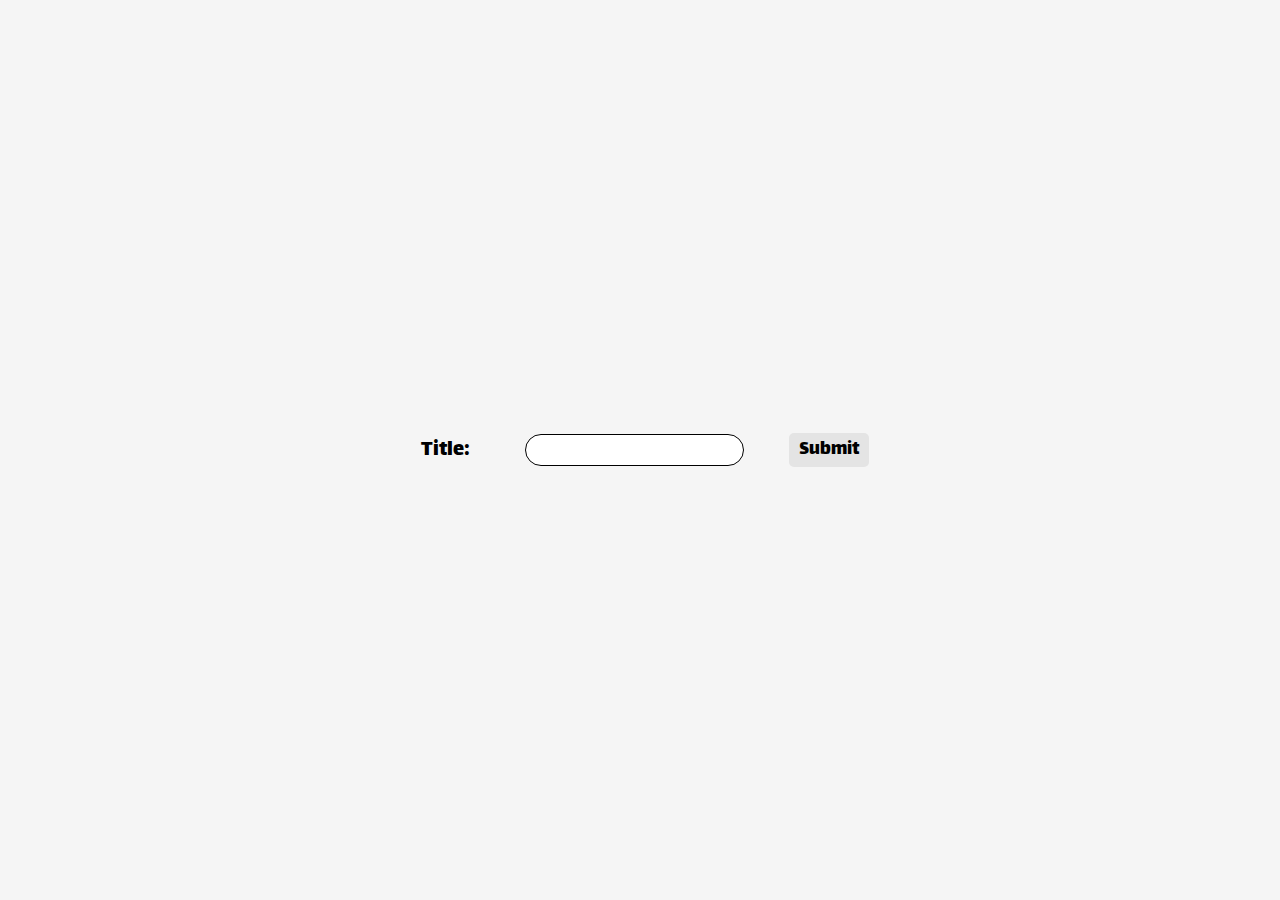
<file: To-do list/index.html>
<!DOCTYPE html>
<html lang="en" dir="ltr">
<head>
  <meta charset="UTF-8">
  <meta name="viewport" content="width=device-width, initial-scale=1.0">
  <title>To-do list</title>
  <link rel="stylesheet" href="style.css">
  <script src="https://code.jquery.com/jquery-3.7.1.js" integrity="sha256-eKhayi8LEQwp4NKxN+CfCh+3qOVUtJn3QNZ0TciWLP4=" crossorigin="anonymous"></script>
</head>
<body>
  <div class="inputs">
    <p>Title: </p>
    <input id="item-write" type="text">
    <button class="add-item">Submit</button>
  </div>
  <ul class="list">
  </ul>
  <script src="script.js"></script>
</body>
</html>
</file>
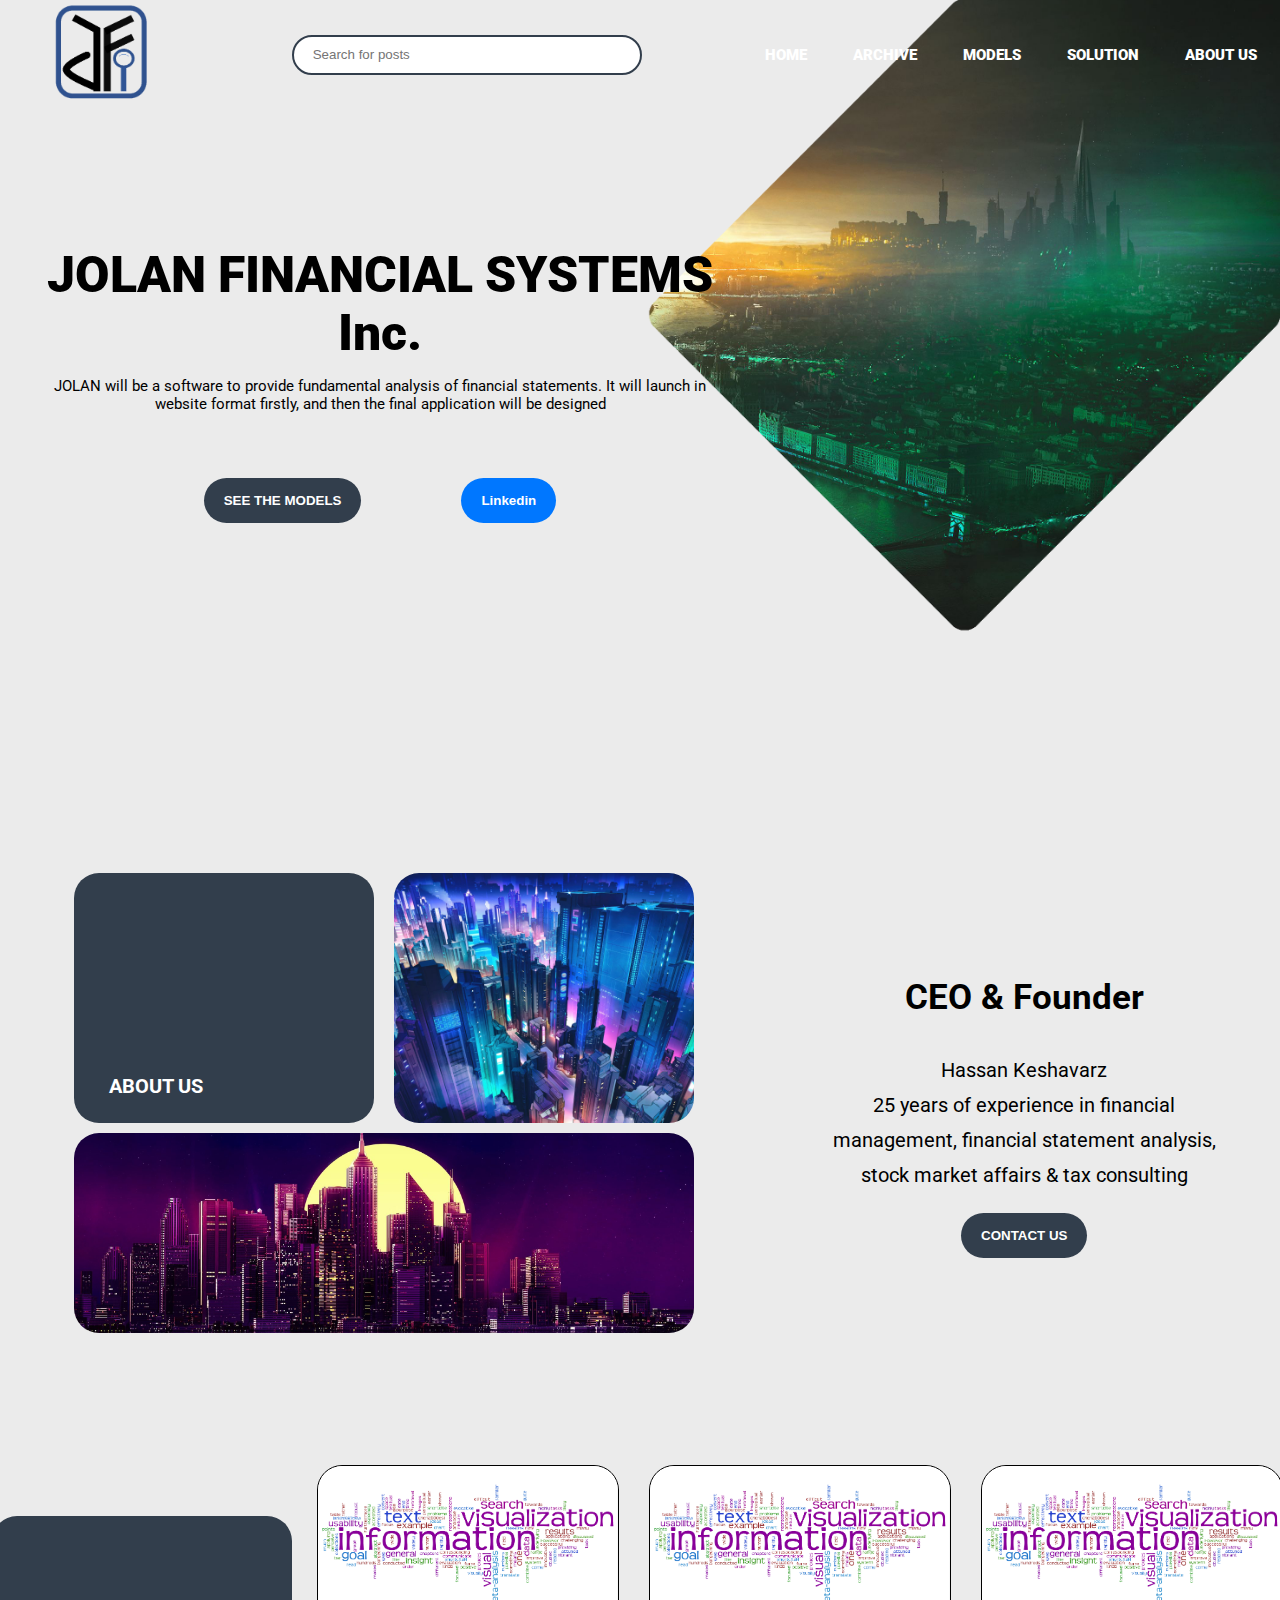
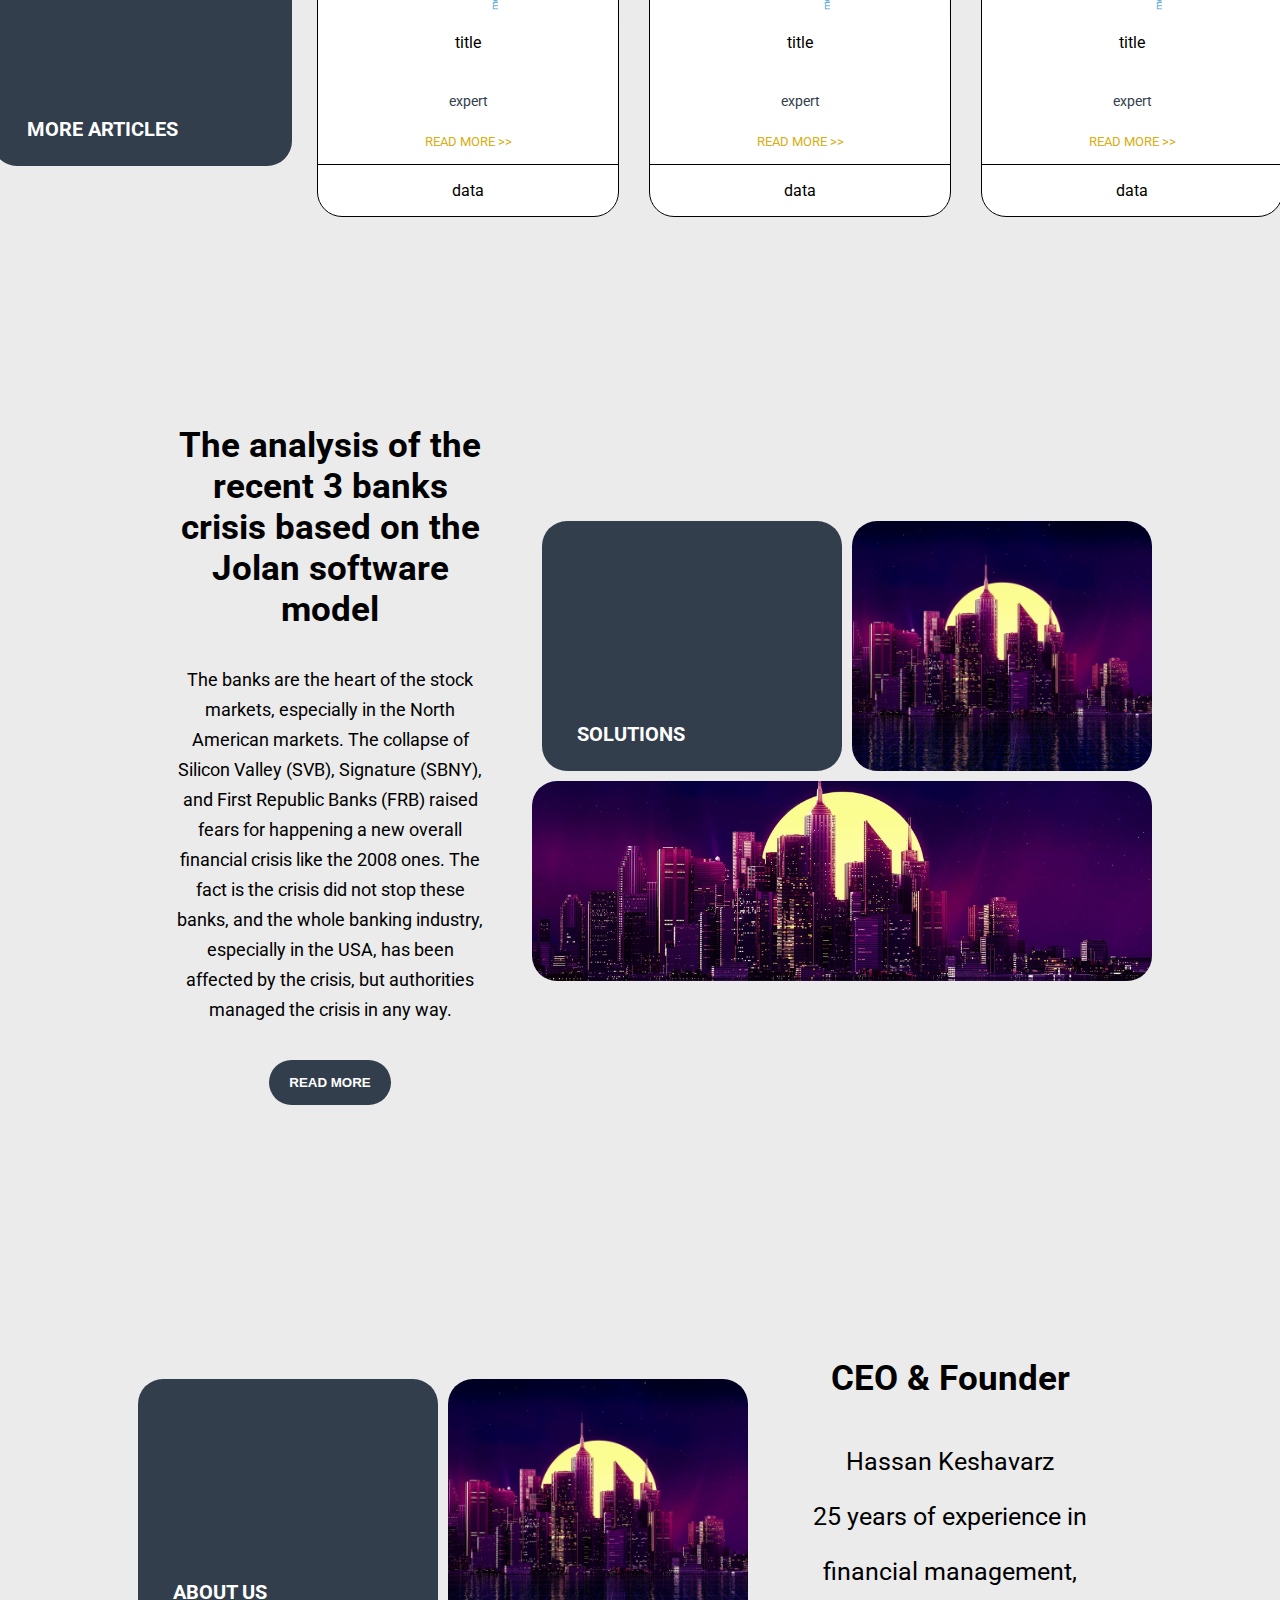
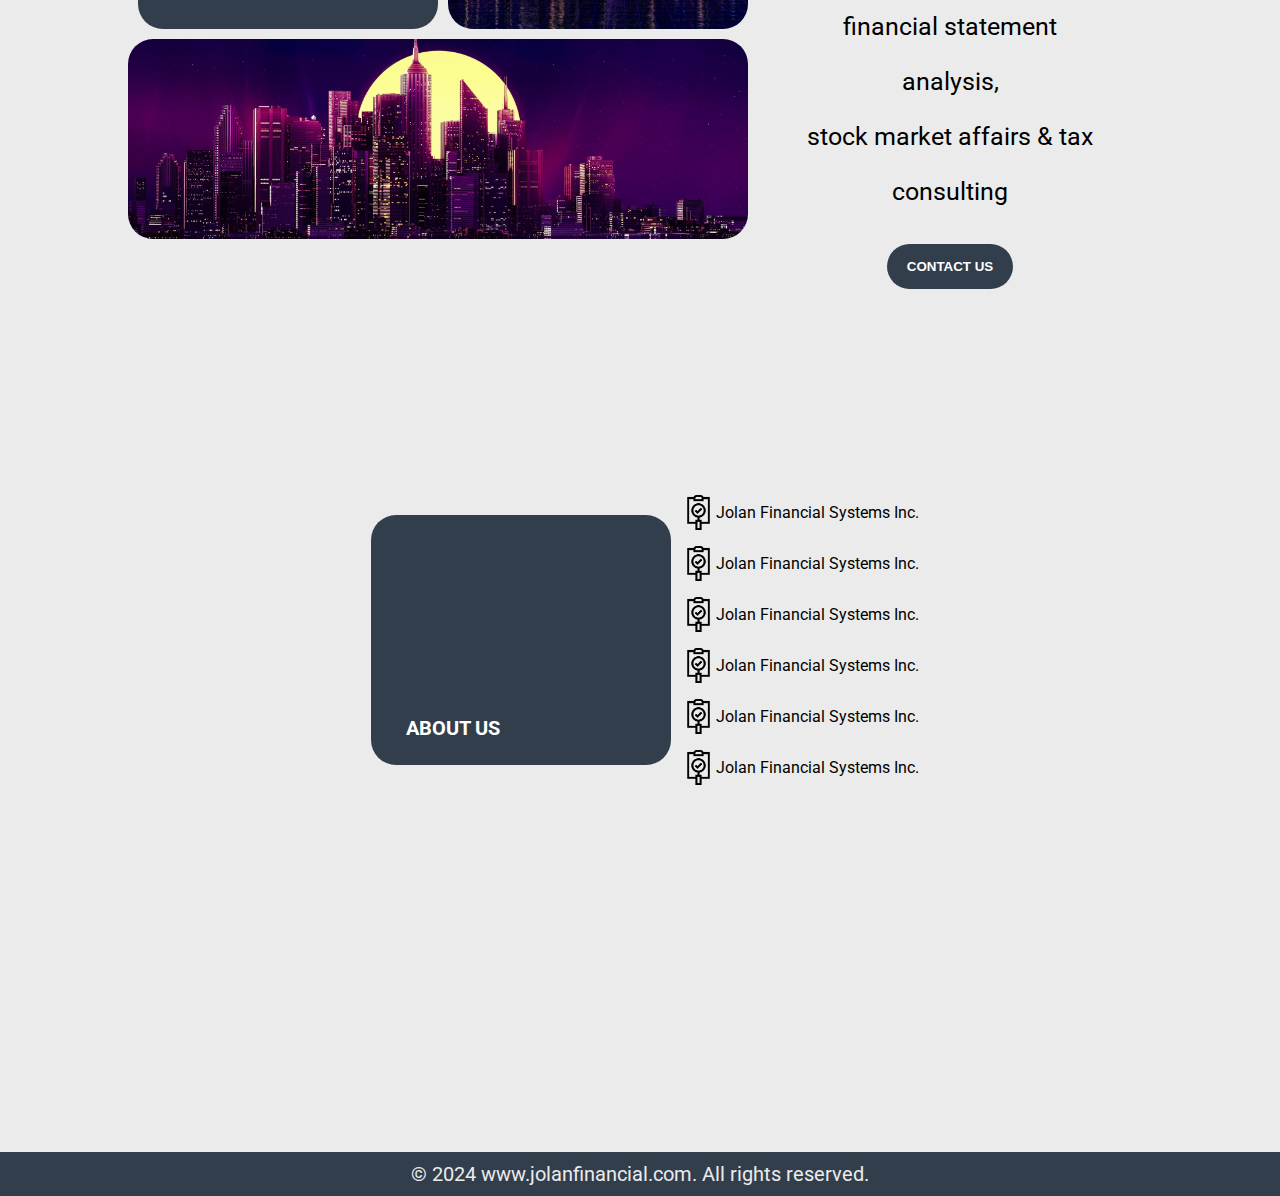
<file: jolanfinancial.com/jolanfinancial.com.html>
<!DOCTYPE html>
<html>
    <head>
        <title></title>
        <link rel="stylesheet" href="jolanfinancial.com.css">
        <link rel="stylesheet" href="jolanfinancial.com-mob.css">
        <link rel="preconnect" href="https://fonts.googleapis.com">
        <link rel="preconnect" href="https://fonts.gstatic.com" crossorigin>
        <link href="https://fonts.googleapis.com/css2?family=Roboto:ital,wght@0,100;0,300;0,400;0,500;0,700;0,900;1,100;1,300;1,400;1,500;1,700;1,900&display=swap" rel="stylesheet">
    </head>
    <body>
        <header class="flex">
            <div class="logo">
                <img src="pics/LOGO-final3.png" alt="logo">
            </div>
            <div class="right-header flex">
                <div class="search-bar flex">
                    <input type="search" placeholder=" Search for posts">
                </div>
                <div class="main-menu flex">
                    <a href="#">HOME</a>
                    <a href="#">ARCHIVE</a>
                    <a href="#">MODELS</a>
                    <a href="#">SOLUTION</a>
                    <a href="#">ABOUT US</a>
                </div>
            </div>
        </header>
        <div class="top flex">
            <div class="picture">
                <img src="pics/main.png" alt="banner">
            </div>
            <div class="title flex">
                <p>JOLAN FINANCIAL SYSTEMS Inc.</p>
                <p>JOLAN will be a software to provide fundamental analysis of financial statements. It will launch in website format firstly, and then the final application will be designed</p>
                <div class="top-buttons flex">
                    <button>
                        SEE THE MODELS
                    </button>
                    <button>
                        Linkedin
                    </button>
                </div>
            </div>
        </div>
        <div class="about-us flex">
            <div class="pics flex">
                <div class="first-row flex">
                    <div class="box flex">
                        <img class="card" src="pics/323e4c.png" alt="solid-color">
                        <p>ABOUT US</p>
                    </div>
                    <img src="pics/1278913-2048x1152.jpg" alt="city">
                </div>
                <div class="sec-row">
                    <img src="pics/neon-city-uhd-4k-wallpaper-2048x1152.jpg" alt="city">
                </div>
            </div>
            <div class="text">
                <p>CEO & Founder</p>
                <p>Hassan Keshavarz <br>
                25 years of experience in financial <br>
                management, financial statement analysis, <br>
                stock market affairs & tax consulting </p>
                <button>
                    CONTACT US
                </button>
            </div>
        </div>
        <div class="blogs flex">
            <div class="box flex">
                <img class="card" src="pics/323e4c.png" alt="solid-color">
                <p>MORE ARTICLES</p>
            </div>
            <div class="article flex">
                <img src="pics/textual-data-overview-img.png" alt="article pic">
                <p>title</p>
                <p>expert</p>
                <a href="#">READ MORE &#62;&#62;</a>
                <div>   </div>
                <p>data</p>
            </div>
            <div class="article flex">
                <img src="pics/textual-data-overview-img.png" alt="article pic">
                <p>title</p>
                <p>expert</p>
                <a href="#">READ MORE &#62;&#62;</a>
                <div>   </div>
                <p>data</p>
            </div>
            <div class="article flex">
                <img src="pics/textual-data-overview-img.png" alt="article pic">
                <p>title</p>
                <p>expert</p>
                <a href="#">READ MORE &#62;&#62;</a>
                <div>   </div>
                <p>data</p>
            </div>
        </div>
        <div class="solution flex">
            <div class="sol-text">
                <p>The analysis of the recent 3 banks crisis based on the Jolan software model</p>
                <p>The banks are the heart of the stock markets, especially in the North American markets. The collapse of Silicon Valley (SVB), Signature (SBNY), and First Republic Banks (FRB) raised fears for happening a new overall financial crisis like the 2008 ones. The fact is the crisis did not stop these banks, and the whole banking industry, especially in the USA, has been affected by the crisis, but authorities managed the crisis in any way.</p>
                <button>
                    READ MORE
                </button>
            </div>
            <div class="sol-pics">
                <div class="sol-pic-top flex">
                    <div class="box flex">
                        <img class="card" src="pics/323e4c.png" alt="solid-color">
                        <p>SOLUTIONS</p>
                    </div>
                    <img src="pics/neon-city-uhd-4k-wallpaper-2048x1152.jpg" alt="pic">
                </div>
                <img src="pics/neon-city-uhd-4k-wallpaper-2048x1152.jpg" alt="pic">
            </div>
        </div>
        <div class="ceo flex">
            <div class="ceo-pics">
                <div class="ceo-pic-top flex">
                    <div class="box flex">
                        <img class="card" src="pics/323e4c.png" alt="solid-color">
                        <p>ABOUT US</p>
                    </div>
                    <img src="pics/neon-city-uhd-4k-wallpaper-2048x1152.jpg" alt="pic">
                </div>
                <img src="pics/neon-city-uhd-4k-wallpaper-2048x1152.jpg" alt="pic">
            </div>
            <div class="ceo-text">
                <p>CEO & Founder</p>
                <p>Hassan Keshavarz
                    <br>
                    25 years of experience in financial management,
                    <br>
                    financial statement analysis,
                    <br>
                    stock market affairs & tax consulting</p>
                <button>
                    CONTACT US
                </button>
            </div>
        </div>
        <div class="contactUs flex">
            <div class="contactUs-top flex">
                <div class="box flex">
                    <img class="card" src="pics/323e4c.png" alt="solid-color">
                    <p>ABOUT US</p>
                </div>
                <div class="list">
                    <div class="item flex">
                        <img src="Icon/3522077.png" alt="">
                        <p>Jolan Financial Systems Inc.</p>
                    </div>
                    <div class="item flex">
                        <img src="Icon/3522077.png" alt="">
                        <p>Jolan Financial Systems Inc.</p>
                    </div>
                    <div class="item flex">
                        <img src="Icon/3522077.png" alt="">
                        <p>Jolan Financial Systems Inc.</p>
                    </div>
                    <div class="item flex">
                        <img src="Icon/3522077.png" alt="">
                        <p>Jolan Financial Systems Inc.</p>
                    </div>
                    <div class="item flex">
                        <img src="Icon/3522077.png" alt="">
                        <p>Jolan Financial Systems Inc.</p>
                    </div>
                    <div class="item flex">
                        <img src="Icon/3522077.png" alt="">
                        <p>Jolan Financial Systems Inc.</p>
                    </div>
                </div>
            </div>
            <div class="map">
                <iframe src="https://www.google.com/maps/embed?pb=!1m13!1m8!1m3!1d20856.825095667708!2d-123.97268800000002!3d49.198603!3m2!1i1024!2i768!4f13.1!3m2!1m1!2zNDnCsDExJzU1LjAiTiAxMjPCsDU4JzIxLjciVw!5e0!3m2!1sen!2sus!4v1714670802495!5m2!1sen!2sus" width="620" height="300" style="border:0;" allowfullscreen="" loading="lazy" referrerpolicy="no-referrer-when-downgrade"></iframe>
            </div>
        </div>
        <footer class="flex">
            <p>© 2024 www.jolanfinancial.com. All rights reserved.</p>
        </footer>
    </body>
</html>
</file>
<file: Contact Us/style.css>
@import url('https://fonts.googleapis.com/css2?family=Lalezar&display=swap');

*{
  margin: 0;
  padding: 0;
  outline: none;
  box-sizing: border-box;
  font-family: 'Lalezar', sans-serif;
}
body{
  display: flex;
  align-items: center;
  justify-content: center;
  min-height: 100vh;
  padding: 10px;
  font-family: 'Lalezar', sans-serif;
  background-image: url(assets/contact-us-bg.jpg);
  background-size: cover;
}
.container{
  max-width: 800px;
  background: #fff;
  width: 800px;
  padding: 25px 40px 10px 40px;
  box-shadow: 0px 0px 35px rgba(0,0,0,0.1);
}
.container .text{
  text-align: center;
  font-size: 41px;
  font-weight: 600;
  font-family: 'Lalezar', sans-serif;
  background: -webkit-linear-gradient(right, #16acc2, #00eaff);
  -webkit-background-clip: text;
  -webkit-text-fill-color: transparent;
}
.container form{
  padding: 30px 0 0 0;
}
.container form .form-row{
  display: flex;
  margin: 32px 0;
}
form .form-row .input-data{
  width: 100%;
  height: 40px;
  margin: 0 20px;
  position: relative;
}
form .form-row .textarea{
  height: 70px;
}
.input-data input,
.textarea textarea{
  display: block;
  width: 100%;
  height: 100%;
  border: none;
  font-size: 17px;
  border-bottom: 2px solid #16acc2;
}
.input-data input:focus ~ label, .textarea textarea:focus ~ label,
.input-data input:valid ~ label, .textarea textarea:valid ~ label{
  transform: translateY(-20px);
  font-size: 14px;
  color: #3498db;
}
.textarea textarea{
  resize: none;
  padding-top: 10px;
}
.input-data label{
  position: absolute;
  pointer-events: none;
  bottom: 10px;
  font-size: 16px;
  transition: all 0.3s ease;
}
.textarea label{
  width: 100%;
  bottom: 40px;
  background: #fff;
}
.input-data .underline{
  position: absolute;
  bottom: 0;
  height: 2px;
  width: 100%;
}
.input-data .underline:before{
  position: absolute;
  content: "";
  height: 2px;
  width: 100%;
  background: #3498db;
  transform: scaleX(0);
  transform-origin: center;
  transition: transform 0.3s ease;
}
.input-data input:focus ~ .underline:before,
.input-data input:valid ~ .underline:before,
.textarea textarea:focus ~ .underline:before,
.textarea textarea:valid ~ .underline:before{
  transform: scale(1);
}
.submit-btn .input-data{
  overflow: hidden;
  height: 45px!important;
  width: 25%!important;
  border-radius: 35px;
}
.submit-btn .input-data .inner{
  height: 100%;
  width: 300%;
  position: absolute;
  left: -100%;
  background: -webkit-linear-gradient(right, #16acc2, #00eaff);
  transition: all 0.4s;
}
.submit-btn .input-data:hover .inner{
  left: 0;
}
.submit-btn .input-data input{
  background: none;
  border: none;
  color: #fff;
  font-size: 17px;
  font-weight: 500;
  text-transform: uppercase;
  letter-spacing: 1px;
  cursor: pointer;
  position: relative;
  z-index: 2;
}

.error{
  color: rgb(177, 0, 0);
}

.success{
  color: green;
}
@media (max-width: 700px) {
  .container .text{
    font-size: 30px;
  }
  .container form{
    padding: 10px 0 0 0;
  }
  .container form .form-row{
    display: block;
  }
  form .form-row .input-data{
    margin: 35px 0!important;
  }
  .submit-btn .input-data{
    width: 40%!important;
  }
}
</file>
<file: To-do list/style.css>
@import url('https://fonts.googleapis.com/css2?family=Lalezar&display=swap');

* {
	box-sizing: border-box;
}

body {
	font-family: 'Lalezar', cursive;
	font-size: 1.4rem;
	background: whitesmoke;
	margin: 0;
	padding: 1rem;
  display: flex;
  flex-direction: column;
  align-items: center;
  justify-content: center;
	min-height: 100vh;
}

.inputs{
  display: flex;
  flex-direction: row;
  height: 30px;
  justify-content: center;
  align-items: center;
  margin: 15px 0;
}

.inputs p{
  margin: 0 10px;
}

.inputs input{
  height: 30px;
  margin: 0 45px;
  border-radius: 25px;
  border: 1px solid black;
  padding: 15px;
  font-family: 'Lalezar', cursive;
}

.add-item{
  font-family: 'Lalezar', cursive;
  font-size: 20px;
  width: 80px;
  border: none;
  background-color: rgb(228, 228, 228);
  border-radius: 5px;
  cursor: pointer;
}

.add-item:hover{
  background-color: rgb(196, 196, 196);
  border-bottom: 1px solid rgb(165, 165, 165);
  box-shadow: 0.25rem 0.25rem 0.75rem rgb(0 0 0 / 0.15);
}


ul {
	list-style-position: inside;
	width: 600px;
	max-width: 100%;
	background: white;
	box-shadow: 0.25rem 0.25rem 0.75rem rgb(0 0 0 / 0.15);
	padding: 0;
	margin: 0;
	border-radius: 0.1rem;
}

li {
	padding: 0 1rem 0 0;
  color: black;
}

.item:not(:last-child) {
	border-bottom: 1px solid lightblue;
}

::marker {
	content: url("data:image/svg+xml,%3Csvg xmlns='http://www.w3.org/2000/svg' xml:space='preserve' width='14' viewBox='0 0 50 50'%3E%3Cpath d='M46.4 16.2c-2.3-2.3-5.4-3.5-8.4-4.5-.5-.2-1.1-.3-1.6-.5-1.6-1.6-3.7-2.8-6.2-3.2-1-.2-1.9.1-2.5.6-.9-.3-1.8-.6-2.7-.8-3.2-1-6.4-1.8-9.5-.1-1 .5-1.9 1.2-2.7 2-6.4 1.4-11.7 5-12.4 12.7C0 27 1.9 31.5 4.9 34.9c.1.6.2 1.1.4 1.7 1 3.2 3.3 5.7 6.7 6.5 2.7.6 5.4-.2 7.9-1.2 3.3.4 6.7.3 9.9 0 6.5-.7 13.3-2.8 17.1-8.5 3.6-5.2 4-12.6-.5-17.2zm-17.3.9c2.1.4 4 1.7 4.7 3.8 0 .5-.1 1.1-.2 1.6-.3 1.4-.8 2.6-1.6 3.7-.7.2-1.5.1-2.3-.4-.8-.4-1.6-1-2.2-1.6-.4-.4-1.2-1.7-1.6-1.9 3.4 1.3 5.1-3 3.2-5.2zm-11.6 9.7c.2-1.9 1.1-3.9 2.3-5.5-.4 2.1.3 4.2 1.7 6 1.3 1.7 3.1 3.2 5 4.2-.2.1-.4.2-.6.4-.1 0-.1.1-.2.1-3.9.2-8.7-.8-8.2-5.2zm-6.4 3.1c.1.3.1.7.2 1 .2.6.4 1.2.7 1.8-.4-.2-.7-.5-1-.7.1-.8.1-1.4.1-2.1zm31.2-1.3c-.9 1.7-2.1 3.1-3.7 4.1 2-2.1 3.4-4.7 4-7.6.2-.7.3-1.4.3-2.1.6 1.5.5 3.3-.6 5.6z'/%3E%3C/svg%3E") ' ';
}

li:nth-child(3n)::marker {
	content: url("data:image/svg+xml,%3Csvg xmlns='http://www.w3.org/2000/svg' xml:space='preserve' width='14' viewBox='0 0 50 50'%3E%3Cpath d='M46.5 12.5c-.4-1.1-1.3-1.8-2.2-2-4.2-4-11.6-4.3-17.1-4.1-6.9.3-13.9 2.1-19.4 6.5C2 17.5-2.4 25.7 2.5 32.6c2.2 3.2 5.5 4.9 9 5.5 3.3 1.7 6.7 3.3 10.2 4.4 7.8 2.3 17 1.6 23.2-4.3 7.3-7 4.8-17.3 1.6-25.7zm-20.2 2.7c.6 0 1.3 0 1.8.2 1.1.4 1.7 1.3 2 2.3-1-1.2-2.4-2.1-3.8-2.5zm-1.4 6.6c.9.9 1.3 2.2-.2 2.3-2 .2-1.1-1.9.2-2.3zm-11.8 9.8c-.6-.3-2.9-1.1-3.2-1.8-.2-.5 1.4-3.1 2.1-4.2.3.5.7 1 1.2 1.4 0 .3.1.6.2.8.5 1.9 1.5 3.1 2.9 4h-.2c-.8.1-1.6.1-2.5-.1-.2 0-.3 0-.5-.1zM24 36.4c1.6-.7 3-1.5 4.3-2.5.8.2 1.7.3 2.5.5 2.5.4 5.2.9 7.7.6-.9.6-2 1.1-3 1.4-3.9 1.3-7.7 1-11.5 0z'/%3E%3C/svg%3E") ' ';
}

li:nth-child(3n - 1)::marker {
	content: url("data:image/svg+xml,%3Csvg xmlns='http://www.w3.org/2000/svg' xml:space='preserve' width='14' viewBox='0 0 50 50'%3E%3Cpath d='M48.3 23.7c-1-9.9-9.9-15.6-18.8-17.8-8.2-2.1-18.8-2.6-24.6 4.8C.6 16.2 1 23.6 4.3 29.3c-.5 1-.8 2-1 3-.6 4 2 7.6 5.1 10 5.9 4.4 14 4.2 19.6-.4 1.5 0 2.9-.2 4.4-.5 1.8 0 3.5 0 5.3-.1 2.3-.1 3.5-1.9 3.5-3.7 4.5-3.3 7.7-8.2 7.1-13.9zM9.1 17.8c1.1-4.1 4.9-5.8 8.8-6.1.9-.1 1.9-.1 2.9-.1-3.2 1.6-6.3 4.6-8 7.4-.1.1-.1.2-.2.3-1.1.9-2.1 1.9-3 2.9-.2.2-.4.4-.5.6-.4-1.7-.5-3.3 0-5z'/%3E%3C/svg%3E") ' ';
}

.item{
  height: 50px;
  display: flex;
  align-items: center;
  flex-direction: row;
  justify-content: space-between;
}

.options{
  display: flex;
  align-items: center;
  flex-direction: row;
}

.options button{
  background-color: transparent;
  border: none;
  cursor: pointer;
}
</file>
<file: jolanfinancial.com/jolanfinancial.com.css>
body{
    background-color: #ebebeb;
    font-family: roboto;
    position: relative;
    margin: 0;
}

.flex{
    display: flex;
}

header{
    justify-content: space-between;
}

.logo img{
    width: 100px;
    margin: 0 50px;
}

.search-bar{
    justify-content: center;
    align-items: center;
}

.search-bar input{
    width: 350px;
    height: 40px;
    border: 2px solid #323e4c;
    border-radius: 20px;
    padding: 15px;
}

.main-menu{
    justify-content: center;
    align-items: center;
    margin: 0 0 0 100px;
    z-index: 5;
}

.main-menu > a{
    text-decoration: none;
    font-weight: 900;
    font-size: 15px;
    color: white;
    margin: 8px;
    padding: 15px;
}

.main-menu > a:active{
    background-color: #323e4c;
}

.main-menu > a:hover{
    background-color: #d7ae14;
}

.picture img{
    position: absolute;
    top: 0;
    right: 0;
    width: 50%;
}

.title{
    flex-direction: column;
    justify-content: center;
    text-align: center;
    align-items: center;
    vertical-align: middle;
    width: 700px;
    height: 600px;
    margin: 0 30px;
    z-index: 5;
}

.title > p:first-child{
    font-size: 50px;
    font-weight: 900;
    margin: 0px;
}

.title > p:nth-child(2){
    font-size: 15px;
}

.top-buttons > button:first-child{
    margin: 50px;
    padding: 15px 20px;
    border: none;
    border-radius: 25px;
    background-color: #323e4c;
    color: white;
    font-weight: 700;
    transition: background-color ease 0.5s;
}

.top-buttons > button:first-child:hover{
    background-color: #d7ae14;
}

.top-buttons > button:nth-child(2){
    margin: 50px;
    padding: 15px 20px;
    border: none;
    border-radius: 25px;
    background-color: #0077ff;
    color: white;
    font-weight: 700;
    transition: background-color ease 0.5;
}

.top-buttons > button:nth-child(2):hover{
    background-color: #51a0fa;
}

.about-us{
    justify-content: space-around;
    align-items: center;
    margin: 12vw 0 10vw 0;
}

.text{
    text-align: center;
}

.text > p:first-child{
    font-size: 35px;
    font-weight: 700;
}

.text > p:nth-child(2){
    font-size: 20px;
    line-height: 35px;
}   

.text > button,
.sol-text > button,
.ceo-text > button{
    padding: 15px 20px;
    border: none;
    border-radius: 25px;
    background-color: #323e4c;
    color: white;
    font-weight: 700;
    transition: background-color ease 0.5s;
}

.text > button:hover,
.sol-text > button:hover,
.ceo-text > button:hover{
    background-color: #d7ae14;
}

.pics{
    flex-direction: column;
    justify-content: center;
    align-items: center;
}

.first-row > div:first-child{
    position: relative;
}

.card,
.first-row > img:nth-child(2){
    width: 300px;
    height: 250px;
    object-fit: cover;
    border: none;
    border-radius: 25px;
    margin: 10px;
}

.box > p{
    font-weight: 700;
    font-size: 20px;
    position: absolute;
    bottom: 15px;
    left: 45px;
    color: white;
    transition: transform ease 0.5s;
}

.box:hover > p{
    transform:translateY(-35px)
}

.box{
    position: relative;
    transition: filter ease ;
}

.box:hover{
    filter: hue-rotate(290deg);
}

.sec-row img{
    width: 620px;
    height: 200px;
    object-fit: cover;
    border-radius: 25px;
}

.blogs{
    justify-content: center;
    align-items: center;
}

.article{
    background-color:white;
    width: 300px;
    flex-direction: column;
    justify-content: center;
    align-items: center;
    border: 1px solid black;
    border-radius: 25px;
    margin: 0 15px;
}

.article img{
    width: 300px;
    border-radius: 25px 25px 0 0 ;
}

.article > div:only-of-type{
    background-color: black;
    width: 100%;
    height: 1px;
}

.article > p:nth-child(3){
    font-size: 14px;
    color: #323e4c;
    margin: 25px;
}

.article a{
    text-decoration: none;
    color: #d7ae14;
    font-family: roboto;
    font-size: 13px;
    margin: 0 0 15px 0;
}

.solution,
.ceo{
    justify-content: center;
    align-items: center;
    margin: 10vw;
}

.sol-text,
.ceo-text{
    width: 600px;
    text-align: center;
    margin: 45px;
}

.sol-text > p:first-child,
.ceo-text > p:first-child{
    font-weight: 700;
    font-size: 35px;
}

.sol-text > p:nth-child(2){
    font-size: 18px;
    line-height: 30px;
    margin: 0 0 35px 0;
}

.sol-pic-top,
.ceo-pic-top{
    justify-content: center;
    align-items: center;
}

.sol-pic-top > img,
.ceo-pic-top > img{
    width: 300px;
    height: 250px;
    object-fit: cover;
    border-radius: 25px;
}

.sol-pics > img,
.ceo-pics > img{
    width: 620px;
    height: 200px;
    object-fit: cover;
    border-radius: 25px;
}

.ceo-text > p:nth-child(2){
    font-size: 25PX;
    line-height: 55PX;
}

.contactUs{
    flex-direction: column;
    justify-content: center;
    align-items: center;
}

.contactUs-top{
    justify-content: center;
    align-items: center;
    margin: 25px;
}

.item{
    justify-content: center;
    align-items: center;
} 

.item > p:hover{
    color: #d7ae14;
}

.item > img{
    width: 35px;
    height: 35px;
}

.map > iframe{
    border-radius: 25px;
    margin: 15px;
}

footer{
    justify-content: center;
    align-items: center;
    background-color: #323e4c;
    color: #ebebeb;
    font-size: 20px;
}

footer p{
    margin: 10px;
}
</file>
<file: jolanfinancial.com/jolanfinancial.com-mob.css>
@media screen and (max-width:1000px) {
    header,
    .right-header{
        flex-direction: column;
    }

    .logo{
        display: flex;
        justify-content: center;
        margin: 15px;
    }

    .main-menu{
        margin: 15px;
    }

    .main-menu > a{
        color: #323e4c;
        margin: 2px;
        padding: 5px;
    }

    .picture img{
        display: none;
    }

    .title{
        margin:auto;
        width: auto;
    }

    .about-us{
        flex-direction: column;
    }

    .first-row{
        flex-direction: column;
    }

    .sec-row img{
        display: none;
    }

    .blogs{
        flex-direction: column;
    }

    .article{
        margin: 25px;
    }

    .solution{
        flex-direction: column;
        justify-content: center;
        align-items: center;
        margin: 5px;
        text-align: center;
        width: auto;
    }

    .sol-text,
    .ceo-text{
        margin: 5px;
        font-size: 20px;
        width: auto;
    }

    .ceo-text > p,
    .ceo-text > p{
        font-size: 5px;
    }

    .sol-pic-top,
    .ceo-pic-top{
        flex-direction: column;
    }

    .sol-pics > img:nth-child(2),
    .ceo-pics > img:nth-child(2){
        display: none;
    }

    .ceo,
    .contactUs,
    .contactUs-top{
        flex-direction: column;
        justify-content: center;
        align-items: center;
        margin: 5px;
        width: auto;
    }

    .map > iframe{
        width: 350px;
        justify-content: center;
        align-items: center;
    }
}
</file>
